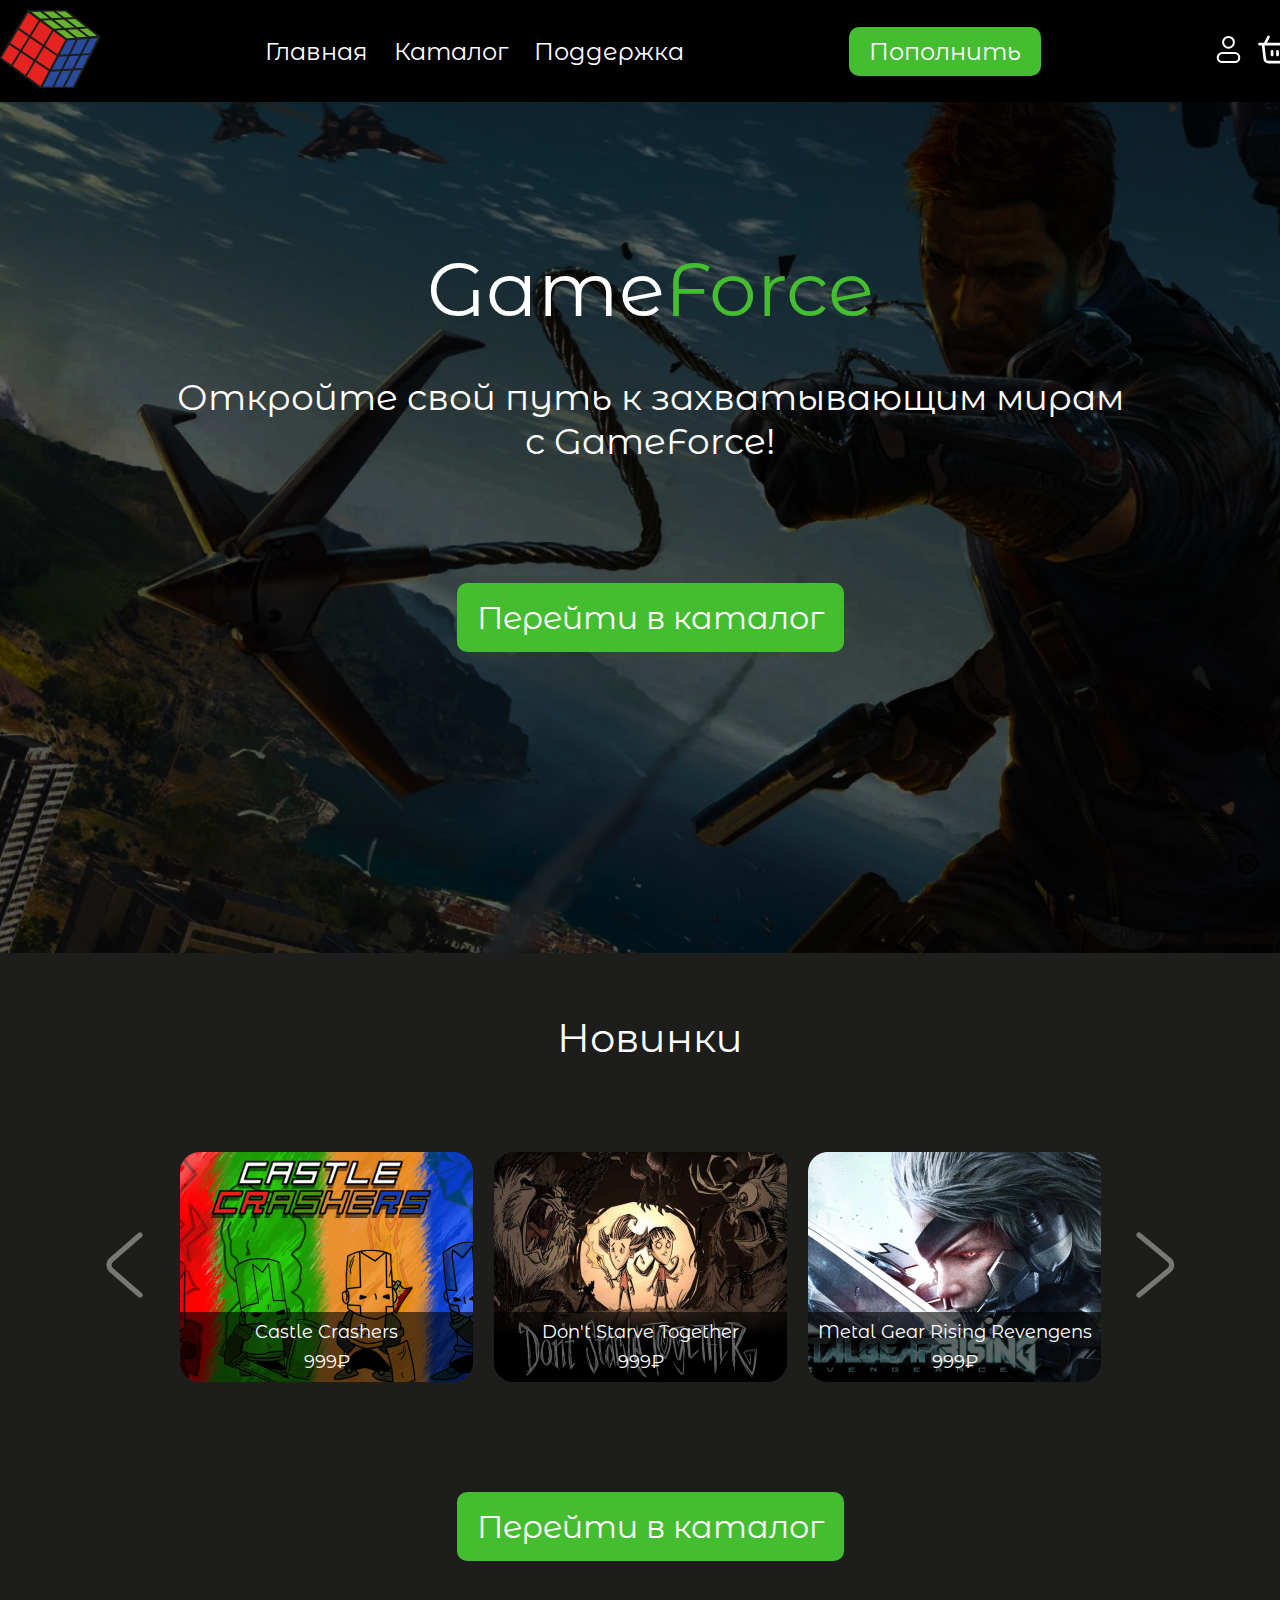
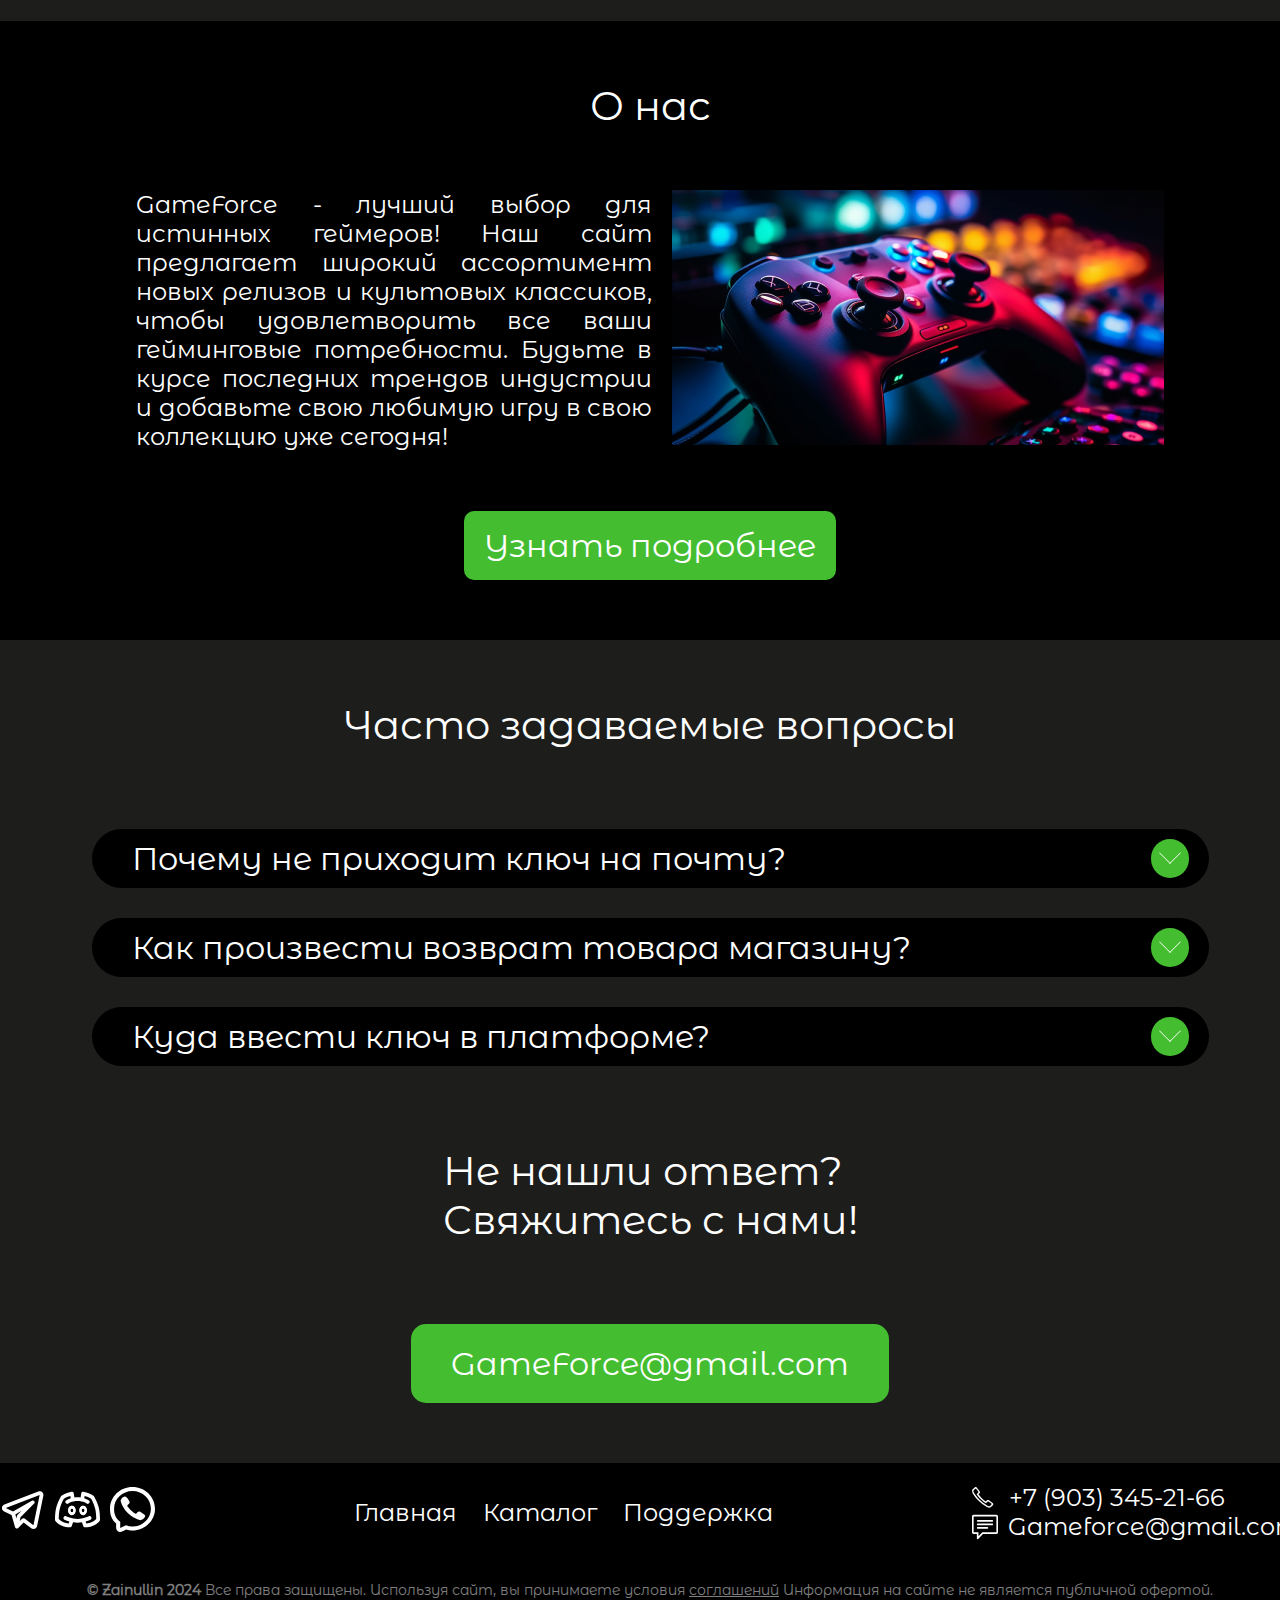
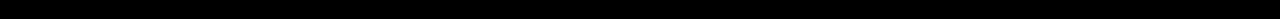
<file: index.html>
<!DOCTYPE html>
<html lang="zxx">

<head>
    <meta charset="UTF-8">
    <meta name="viewport" content="width=device-width, initial-scale=1.0">
    <title>GameForce</title>
    <link rel="stylesheet" href="assets/css/style.css">
    <link rel="shortcut icon" href="assets/image/logo/logo.svg" type="image/x-icon">
</head>

<body>
    <a href="#" class="zxc"><img src="assets/image/first/up.svg" alt=""></a>
    <header>
        <div class="cont">
            <div class="header">
                <div class="logo"><a href="index.html"><img src="assets/image/logo/logo.svg" alt="logo"></a></div>
                <div class="nav">
                    <nav>
                        <a href="index.html">Главная</a>
                        <a href="assets/pages/catalog.html">Каталог</a>
                        <a href="assets/pages/contacts.html">Поддержка</a>
                    </nav>
                </div>
                <div class="pay_button">
                    <a href="#">Пополнить</a>
                </div>
                <div class="buttons_header">
                    <a href="assets/pages/signin.html"><img src="assets/image/first/user.svg" alt=""></a>
                    <a href="assets/pages/busket.html"><img src="assets/image/first/busket.svg" alt=""></a>
                </div>

                <div class="burger1">
                    <input type="checkbox" name="" id="burger">
                    <label for="burger"></label>
                    <div class="menu_nav">
                        <div class="burger">
                            <nav>
                                <a href="index.html">Главная</a>
                                <a href="assets/pages/catalog.html">Каталог</a>
                                <a href="assets/pages/contacts.html">Поддержка</a>
                            </nav>
                            <div class="buttons_header">
                                <a href="assets/pages/signin.html"><img src="assets/image/first/user.svg" alt=""></a>
                                <a href="assets/pages/busket.html"><img src="assets/image/first/busket.svg" alt=""></a>
                            </div>
                        </div>
                    </div>

                </div>
            </div>
        </div>
    </header>
    <div class="fakeheader"></div>
    <div class="block1">
        <div class="cont pd">
            <div class="block1_bunner">
                <h1>Game<span>Force</span></h1>
                <div class="banner_blocks">
                    <p>Откройте свой путь к захватывающим мирам <br> с GameForce!</p>
                    <a href="assets/pages/catalog.html">Перейти в каталог</a>
                </div>
            </div>
        </div>
    </div>
    <div class="block2">
        <div class="cont pd">
            <div class="block2_news">
                <h2>Новинки</h2>
                <div class="sliderss">
                    <div class="slider1">
                        <input type="radio" name="r" id="y1" checked>
                        <input type="radio" name="r" id="y2">
                        <input type="radio" name="r" id="y3">
                        <input type="radio" name="r" id="y4">
                        <div class="sliders">
                            <div class="overflow">
                                <div class="inner">
                                    <div class="pdpd3">
                                        <a href="assets/pages/tovar.html"><img src="assets/image/catalog/image2.png"
                                                alt="">
                                            <div class="price_black">
                                                <div class="price_black_p">
                                                    <h3>Castle Crashers</h3>
                                                    <p>999₽</p>
                                                </div>
                                            </div>
                                        </a>
                                    </div>
                                    <div class="pdpd3">
                                        <a href="assets/pages/tovar.html"><img src="assets/image/catalog/image1.png"
                                                alt="">
                                            <div class="price_black">
                                                <div class="price_black_p">
                                                    <h3>Don't Starve Together</h3>
                                                    <p>999₽</p>
                                                </div>
                                            </div>
                                        </a>
                                    </div>
                                    <div class="pdpd3">
                                        <a href="assets/pages/tovar.html"><img src="assets/image/catalog/image3.png"
                                                alt="">
                                            <div class="price_black">
                                                <div class="price_black_p">
                                                    <h3>Metal Gear Rising Revengens</h3>
                                                    <p>999₽</p>
                                                </div>
                                            </div>
                                        </a>
                                    </div>
                                    <div class="pdpd3">
                                        <a href="assets/pages/tovar.html"><img src="assets/image/catalog/image2.png"
                                                alt="">
                                            <div class="price_black">
                                                <div class="price_black_p">
                                                    <h3>Castle Crashers</h3>
                                                    <p>999₽</p>
                                                </div>
                                            </div>
                                        </a>
                                    </div>
                                    <div class="pdpd3">
                                        <a href="assets/pages/tovar.html"><img src="assets/image/catalog/image1.png"
                                                alt="">
                                            <div class="price_black">
                                                <div class="price_black_p">
                                                    <h3>Don't Starve Together</h3>
                                                    <p>999₽</p>
                                                </div>
                                            </div>
                                        </a>
                                    </div>
                                    <div class="pdpd3">
                                        <a href="assets/pages/tovar.html"><img src="assets/image/catalog/image3.png"
                                                alt="">
                                            <div class="price_black">
                                                <div class="price_black_p">
                                                    <h3>Metal Gear Rising Revengens</h3>
                                                    <p>999₽</p>
                                                </div>
                                            </div>
                                        </a>
                                    </div>
                                </div>
                            </div>
                        </div>
                        <div class="navigg">
                            <label for="y1" class="bab"></label>
                            <label for="y2" class="bab"></label>
                            <label for="y3" class="bab"></label>
                            <label for="y4" class="bab"></label>
                        </div>
                    </div>
                    <div class="slider2">
                        <input type="radio" name="r1" id="z1" checked>
                        <input type="radio" name="r1" id="z2">
                        <input type="radio" name="r1" id="z3">
                        <input type="radio" name="r1" id="z4">
                        <input type="radio" name="r1" id="z5">
                        <input type="radio" name="r1" id="z6">
                        <div class="sliders">
                            <div class="overflow">
                                <div class="inner">
                                    <div class="pdpd3">
                                        <a href="assets/pages/tovar.html"><img src="assets/image/catalog/image2.png"
                                                alt="">
                                            <div class="price_black">
                                                <div class="price_black_p">
                                                    <h3>Castle Crashers</h3>
                                                    <p>999₽</p>
                                                </div>
                                            </div>
                                        </a>
                                    </div>
                                    <div class="pdpd3">
                                        <a href="assets/pages/tovar.html"><img src="assets/image/catalog/image1.png"
                                                alt="">
                                            <div class="price_black">
                                                <div class="price_black_p">
                                                    <h3>Don't Starve Together</h3>
                                                    <p>999₽</p>
                                                </div>
                                            </div>
                                        </a>
                                    </div>
                                    <div class="pdpd3">
                                        <a href="assets/pages/tovar.html"><img src="assets/image/catalog/image3.png"
                                                alt="">
                                            <div class="price_black">
                                                <div class="price_black_p">
                                                    <h3>Metal Gear Rising Revengens</h3>
                                                    <p>999₽</p>
                                                </div>
                                            </div>
                                        </a>
                                    </div>
                                    <div class="pdpd3">
                                        <a href="assets/pages/tovar.html"><img src="assets/image/catalog/image2.png"
                                                alt="">
                                            <div class="price_black">
                                                <div class="price_black_p">
                                                    <h3>Castle Crashers</h3>
                                                    <p>999₽</p>
                                                </div>
                                            </div>
                                        </a>
                                    </div>
                                    <div class="pdpd3">
                                        <a href="assets/pages/tovar.html"><img src="assets/image/catalog/image1.png"
                                                alt="">
                                            <div class="price_black">
                                                <div class="price_black_p">
                                                    <h3>Don't Starve Together</h3>
                                                    <p>999₽</p>
                                                </div>
                                            </div>
                                        </a>
                                    </div>
                                    <div class="pdpd3">
                                        <a href="assets/pages/tovar.html"><img src="assets/image/catalog/image3.png"
                                                alt="">
                                            <div class="price_black">
                                                <div class="price_black_p">
                                                    <h3>Metal Gear Rising Revengens</h3>
                                                    <p>999₽</p>
                                                </div>
                                            </div>
                                        </a>
                                    </div>
                                </div>
                            </div>
                        </div>
                        <div class="naviggg">
                            <label for="z1" class="bab"></label>
                            <label for="z2" class="bab"></label>
                            <label for="z3" class="bab"></label>
                            <label for="z4" class="bab"></label>
                            <label for="z5" class="bab"></label>
                            <label for="z6" class="bab"></label>
                        </div>
                    </div>
                </div>
                <a href="assets/pages/catalog.html" class="catalog_news">Перейти в каталог</a>
            </div>
        </div>
    </div>
    <div class="block3">
        <div class="cont pd">
            <div class="block3_aboutus">
                <h2>О нас</h2>
                <div class="aboutus_info">
                    <div class="aboutus_text">
                        <p>GameForce - лучший выбор для истинных геймеров! Наш сайт предлагает широкий ассортимент новых
                            релизов и культовых классиков, чтобы удовлетворить все ваши гейминговые потребности. Будьте
                            в курсе последних трендов индустрии и добавьте свою любимую игру в свою коллекцию уже
                            сегодня!</p>
                    </div>
                    <div class="aboutus_img">
                        <img src="assets/image/first/aboutus_img.png" alt="">
                    </div>
                </div>
                <a href="assets/pages/aboutus.html">Узнать подробнее</a>
            </div>
        </div>
    </div>
    <div class="block4">
        <div class="cont pd">
            <div class="block4_QUA">
                <h2>Часто задаваемые вопросы</h2>
                <div class="QUA_questions">
                    <div class="QUA_question">
                        <h3>Почему не приходит ключ на почту?</h3>
                        <label for="#"><img src="assets/image/first/arrow_question.svg" alt=""></label>
                    </div>
                    <div class="QUA_question">
                        <h3>Как произвести возврат товара магазину?</h3>
                        <label for="#"><img src="assets/image/first/arrow_question.svg" alt=""></label>
                    </div>
                    <div class="QUA_question">
                        <h3>Куда ввести ключ в платформе?</h3>
                        <label for="#"><img src="assets/image/first/arrow_question.svg" alt=""></label>
                    </div>
                </div>
                <h2>Не нашли ответ?
                    <br>Свяжитесь с нами!
                </h2>
                <a href="mailto:gameforce@gmail.com">GameForce@gmail.com</a>
            </div>
        </div>
    </div>
    <footer>
        <div class="cont">
            <div class="footer">
                <div class="footer_nav">
                    <div class="social">
                        <a href="https://t.me/GameForce"><img src="assets/image/first/telegram.svg" alt=""></a>
                        <a href="https://discord.com/GameForce"><img src="assets/image/first/discord.svg" alt=""></a>
                        <a href="https://whatsapp.com/GameForce"><img src="assets/image/first/whatsapp.svg" alt=""></a>
                    </div>
                    <nav>
                        <a href="index.html">Главная</a>
                        <a href="assets/pages/catalog.html">Каталог</a>
                        <a href="assets/pages/contacts.html">Поддержка</a>
                    </nav>
                    <div class="footer_info">
                        <div class="footer_num">
                            <img src="assets/image/first/phone.svg" alt="">
                            <a href="tel:+79033452166">+7 (903) 345-21-66</a>
                        </div>
                        <div class="footer_email">
                            <img src="assets/image/first/email.svg" alt="">
                            <a href="mailto:gameforce@gmail.com">Gameforce@gmail.com</a>
                        </div>
                    </div>
                </div>
                <div class="copirat">
                    <p><span>© Zainullin 2024</span> Все права защищены. Используя сайт, вы принимаете условия <a
                            href="#">соглашений</a> Информация на сайте не является публичной офертой.</p>
                </div>
            </div>
        </div>
    </footer>
</body>

</html>
</file>
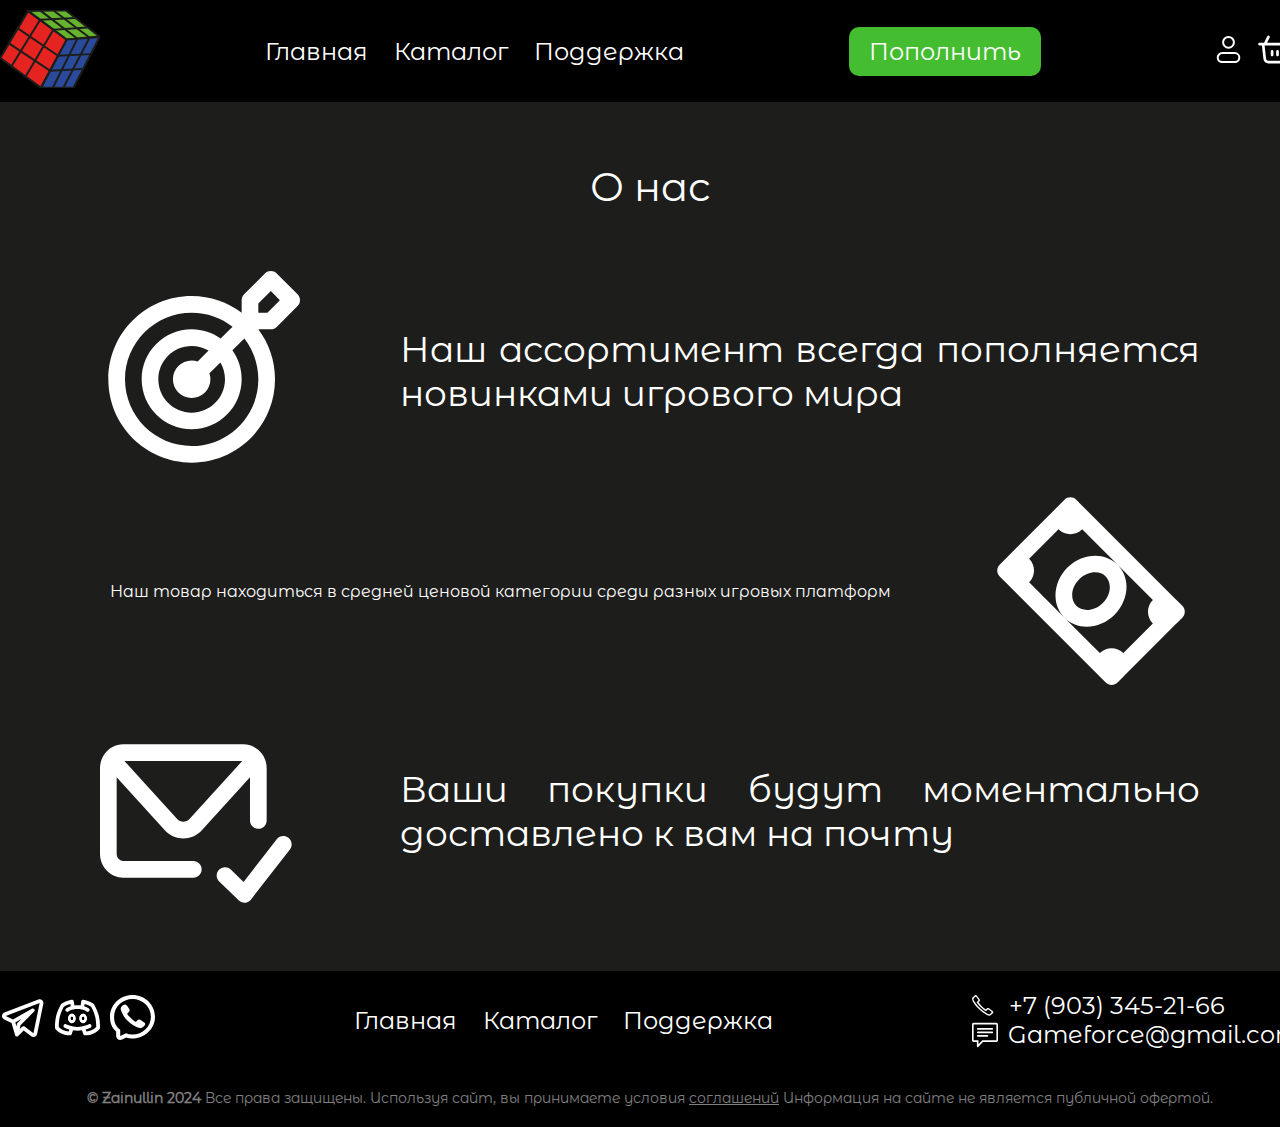
<file: assets/pages/aboutus.html>
<!DOCTYPE html>
<html lang="zxx">
<head>
    <meta charset="UTF-8">
    <meta name="viewport" content="width=device-width, initial-scale=1.0">
    <title>GameForce</title>
    <link rel="stylesheet" href="../css/style.css">
    <link rel="shortcut icon" href="../image/logo/logo.svg" type="image/x-icon">
</head>
<body>
    <header>
        <div class="cont">
           <div class="header">
            <div class="logo"><a href="../../index.html"><img src="../image/logo/logo.svg" alt="logo"></a></div>
            <div class="nav">
                <nav>
                    <a href="../../index.html">Главная</a>
                    <a href="catalog.html">Каталог</a>
                    <a href="contacts.html">Поддержка</a>
                </nav>
            </div>
            <div class="pay_button">
                <a href="#">Пополнить</a>
            </div>
            <div class="buttons_header">
                <a href="signin.html"><img src="../image/first/user.svg" alt=""></a>
                <a href="busket.html"><img src="../image/first/busket.svg" alt=""></a>
            </div>
            <div class="burger1">
                <input type="checkbox" name="" id="burger">
                <label for="burger"></label>
                <div class="menu_nav">
                    <div class="burger">
                        <nav>
                            <a href="index.html">Главная</a>
                            <a href="../pages/catalog.html">Каталог</a>
                            <a href="../pages/contacts.html">Поддержка</a>
                        </nav>
                        <div class="buttons_header">
                            <a href="../pages/signin.html"><img src="../image/first/user.svg" alt=""></a>
                            <a href="../pages/busket.html"><img src="../image/first/busket.svg" alt=""></a>
                        </div>
                    </div>
                </div>
            
            </div>
           </div> 
        </div>
    </header>
    <div class="fakeheader"></div>
    <div class="block_abo">
        <div class="cont pd">
            <div class="about">
                <h2>О нас</h2>
                <div class="about_infos">
                    <div class="about_info">
                        <img src="../image/about_us/archery-target-svgrepo-com.svg" alt="">
                        <p>Наш ассортимент всегда пополняется новинками игрового мира</p>
                    </div>
                    <div class="about_info1">
                        <p>Наш товар находиться в средней ценовой категории среди разных игровых платформ</p>
                        <img src="../image/about_us/dollar-svgrepo-com.svg" alt="">
                    </div>
                    <div class="about_info">
                        <img src="../image/about_us/mail-check-svgrepo-com.svg" alt="">
                        <p>Ваши покупки будут моментально доставлено к вам на почту</p>
                    </div>
                </div>
            </div>
        </div>
    </div>
    <footer>
        <div class="cont">
            <div class="footer">
                <div class="footer_nav">
                    <div class="social">
                        <a href="https://t.me/GameForce"><img src="../image/first/telegram.svg" alt=""></a>
                        <a href="https://discord.com/GameForce"><img src="../image/first/discord.svg" alt=""></a>
                        <a href="https://whatsapp.com/GameForce"><img src="../image/first/whatsapp.svg" alt=""></a>
                    </div>
                    <nav>
                        <a href="../../index.html">Главная</a>
                        <a href="catalog.html">Каталог</a>
                        <a href="contacts.html">Поддержка</a>
                    </nav>
                    <div class="footer_info">
                        <div class="footer_num">
                            <img src="../image/first/phone.svg" alt="">
                            <a href="tel:+79033452166">+7 (903) 345-21-66</a>
                        </div>
                        <div class="footer_email">
                            <img src="../image/first/email.svg" alt="">
                            <a href="mailto:gameforce@gmail.com">Gameforce@gmail.com</a>
                        </div>
                    </div>
                </div>
                <div class="copirat">
                    <p><span>© Zainullin 2024</span> Все права защищены. Используя сайт, вы принимаете условия <a href="#">соглашений</a> Информация на сайте не является публичной офертой.</p>
                </div>
            </div>
        </div>
    </footer>
</body>
</html>
</file>
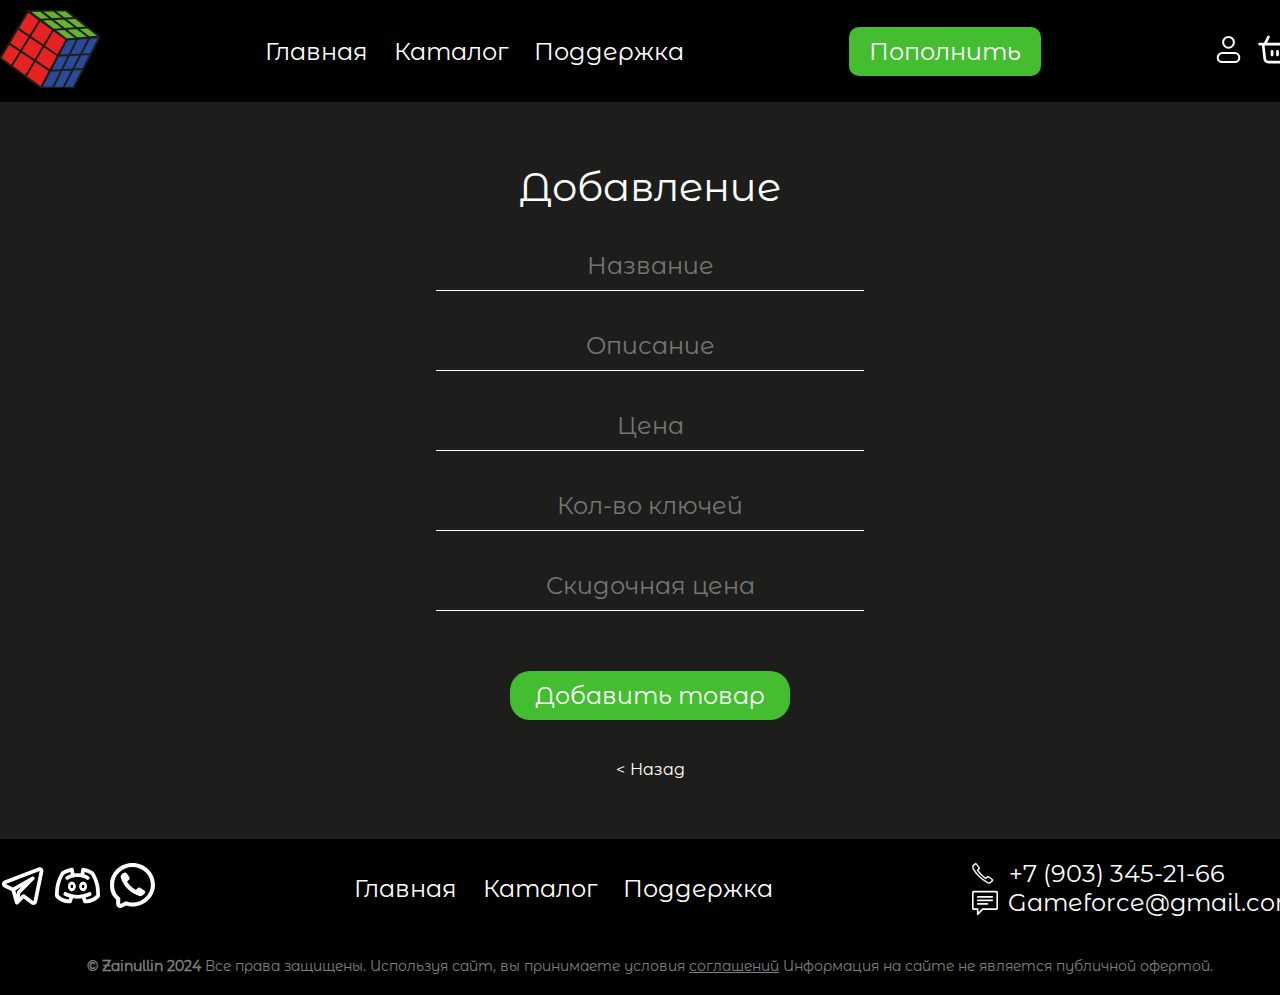
<file: assets/pages/add.html>
<!DOCTYPE html>
<html lang="zxx">
<head>
    <meta charset="UTF-8">
    <meta name="viewport" content="width=device-width, initial-scale=1.0">
    <title>GameForce</title>
    <link rel="stylesheet" href="../css/style.css">
    <link rel="shortcut icon" href="../image/logo/logo.svg" type="image/x-icon">
</head>
<body>
    <header>
        <div class="cont">
           <div class="header">
            <div class="logo"><a href="../../index.html"><img src="../image/logo/logo.svg" alt="logo"></a></div>
            <div class="nav">
                <nav>
                    <a href="../../index.html">Главная</a>
                    <a href="catalog.html">Каталог</a>
                    <a href="contacts.html">Поддержка</a>
                </nav>
            </div>
            <div class="pay_button">
                <a href="#">Пополнить</a>
            </div>
            <div class="buttons_header">
                <a href="signin.html"><img src="../image/first/user.svg" alt=""></a>
                <a href="busket.html"><img src="../image/first/busket.svg" alt=""></a>
            </div>
            <div class="burger1">
                <input type="checkbox" name="" id="burger">
                <label for="burger"></label>
                <div class="menu_nav">
                    <div class="burger">
                        <nav>
                            <a href="index.html">Главная</a>
                            <a href="../pages/catalog.html">Каталог</a>
                            <a href="../pages/contacts.html">Поддержка</a>
                        </nav>
                        <div class="buttons_header">
                            <a href="../pages/signin.html"><img src="../image/first/user.svg" alt=""></a>
                            <a href="../pages/busket.html"><img src="../image/first/busket.svg" alt=""></a>
                        </div>
                    </div>
                </div>
            
            </div>
           </div> 
        </div>
    </header>
    <div class="fakeheader"></div>
    <div class="block_add">
        <div class="cont pd">
            <div class="add">
                <h2>Добавление</h2>
                <input type="text" placeholder="Название" class="add_input">
                <input type="text" placeholder="Описание" class="add_input">
                <input type="text" placeholder="Цена" class="add_input">
                <input type="text" placeholder="Кол-во ключей" class="add_input">
                <input type="text" placeholder="Скидочная цена" class="add_input">
                <a href="#" class="btn_add">Добавить товар</a>
                <a href="admin.html" class="btn_back">Назад</a>
            </div>
        </div>
    </div>
    <footer>
        <div class="cont">
            <div class="footer">
                <div class="footer_nav">
                    <div class="social">
                        <a href="https://t.me/GameForce"><img src="../image/first/telegram.svg" alt=""></a>
                        <a href="https://discord.com/GameForce"><img src="../image/first/discord.svg" alt=""></a>
                        <a href="https://whatsapp.com/GameForce"><img src="../image/first/whatsapp.svg" alt=""></a>
                    </div>
                    <nav>
                        <a href="../../index.html">Главная</a>
                        <a href="catalog.html">Каталог</a>
                        <a href="contacts.html">Поддержка</a>
                    </nav>
                    <div class="footer_info">
                        <div class="footer_num">
                            <img src="../image/first/phone.svg" alt="">
                            <a href="tel:+79033452166">+7 (903) 345-21-66</a>
                        </div>
                        <div class="footer_email">
                            <img src="../image/first/email.svg" alt="">
                            <a href="mailto:gameforce@gmail.com">Gameforce@gmail.com</a>
                        </div>
                    </div>
                </div>
                <div class="copirat">
                    <p><span>© Zainullin 2024</span> Все права защищены. Используя сайт, вы принимаете условия <a href="#">соглашений</a> Информация на сайте не является публичной офертой.</p>
                </div>
            </div>
        </div>
    </footer>
</body>
</html>
</file>
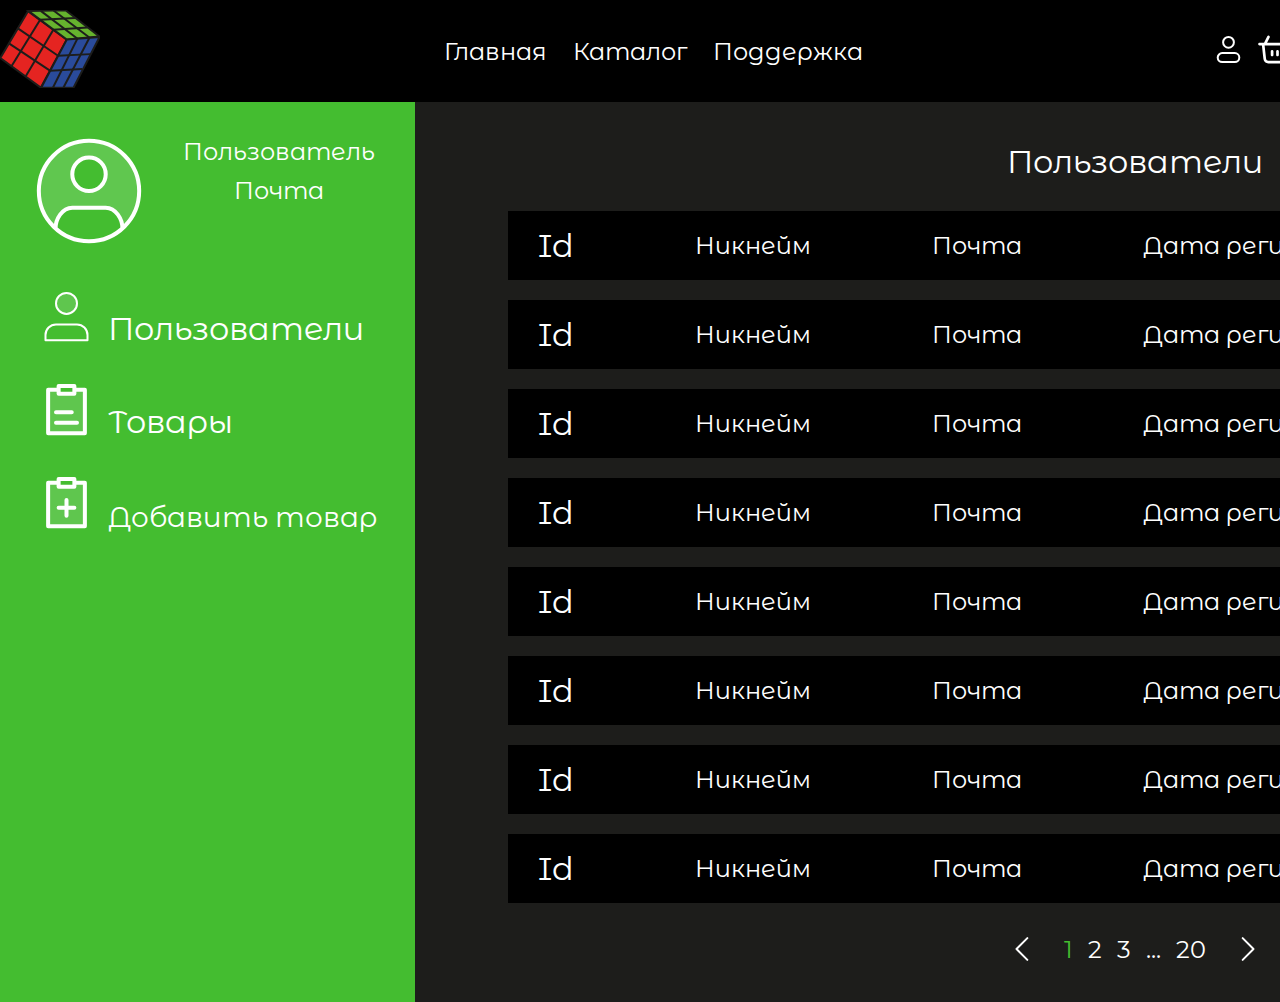
<file: assets/pages/admin.html>
<!DOCTYPE html>
<html lang="zxx">

<head>
    <meta charset="UTF-8">
    <meta name="viewport" content="width=device-width, initial-scale=1.0">
    <title>GameForce</title>
    <link rel="stylesheet" href="../css/style.css">
    <link rel="shortcut icon" href="../image/logo/logo.svg" type="image/x-icon">
</head>

<body>
    <!-- Шапка -->
    <header>
        <div class="cont">
            <div class="header">
                <div class="logo"><a href="../../index.html"><img src="../image/logo/logo.svg" alt="logo"></a></div>
                <div class="nav">
                    <nav>
                        <a href="../../index.html">Главная</a>
                        <a href="catalog.html">Каталог</a>
                        <a href="contacts.html">Поддержка</a>
                    </nav>
                </div>
                <div class="buttons_header">
                    <a href="signin.html"><img src="../image/first/user.svg" alt=""></a>
                    <a href="busket.html"><img src="../image/first/busket.svg" alt=""></a>
                </div>
                <div class="burger1">
                    <input type="checkbox" name="" id="burger">
                    <label for="burger"></label>
                    <div class="menu_nav">
                        <div class="burger">
                            <nav>
                                <a href="index.html">Главная</a>
                                <a href="../pages/catalog.html">Каталог</a>
                                <a href="../pages/contacts.html">Поддержка</a>
                            </nav>
                            <div class="buttons_header">
                                <a href="../pages/signin.html"><img src="../image/first/user.svg" alt=""></a>
                                <a href="../pages/busket.html"><img src="../image/first/busket.svg" alt=""></a>
                            </div>
                        </div>
                    </div>

                </div>
            </div>
        </div>
    </header>
    <div class="fakeheader"></div>
    <!-- Шапка конец -->

    <!-- Админская панель -->

    <div class="block5">
        
        <div class="cont2" style="display: flex;">
            <div class="burger2">
                <input type="checkbox" name="" id="admin">
                <label for="admin"></label>
                <div class="menu_nav1">
                    <div class="admin_burger">
                        <div class="buttons2">
                            <div class="button2">
                                <img src="../image/admin/user-1.svg" alt="">
                                <label for="text1">Пользователи</label>
                            </div>
                            <div class="button2">
                                <img src="../image/admin/pinpaper-filled.svg" alt="">
                                <label for="text2">Товары</label>
                            </div>
                            <div class="button2">
                                <img src="../image/admin/pinpaper-plus.svg" alt="">
                                <a href="add.html">Добавить товар</a>
                            </div>
                        </div>
                    </div>
                </div>
            </div>

            <div class="chtorka">
                <div class="chtorka_bl">
                    <div class="user1">
                        <img src="../image/user/user.svg" alt="">
                        <div class="info1">
                            <p>Пользователь</p>
                            <p>Почта</p>
                        </div>
                    </div>
                    <div class="buttons2">
                        <div class="button2">
                            <img src="../image/admin/user-1.svg" alt="">
                            <label for="text1">Пользователи</label>
                        </div>
                        <div class="button2">
                            <img src="../image/admin/pinpaper-filled.svg" alt="">
                            <label for="text2">Товары</label>
                        </div>
                        <div class="button2">
                            <img src="../image/admin/pinpaper-plus.svg" alt="">
                            <a href="add.html">Добавить товар</a>
                        </div>
                    </div>
                </div>
            </div>
            <input type="radio" class="text1" name="text" value="text1" id="text1" checked />
            <input type="radio" class="text2" name="text" value="text2" id="text2" />
            <div class="panel">
                <h2>Пользователи</h2>
                <div class="users">
                    <div class="user2">
                        <p><span>Id</span></p>
                        <p>Никнейм</p>
                        <p>Почта</p>
                        <p>Дата регистрации</p>
                        <a href="#">Заблокировать</a>
                    </div>
                    <div class="user2">
                        <p><span>Id</span></p>
                        <p>Никнейм</p>
                        <p>Почта</p>
                        <p>Дата регистрации</p>
                        <a href="#">Заблокировать</a>
                    </div>
                    <div class="user2">
                        <p><span>Id</span></p>
                        <p>Никнейм</p>
                        <p>Почта</p>
                        <p>Дата регистрации</p>
                        <a href="#">Заблокировать</a>
                    </div>
                    <div class="user2">
                        <p><span>Id</span></p>
                        <p>Никнейм</p>
                        <p>Почта</p>
                        <p>Дата регистрации</p>
                        <a href="#">Заблокировать</a>
                    </div>
                    <div class="user2">
                        <p><span>Id</span></p>
                        <p>Никнейм</p>
                        <p>Почта</p>
                        <p>Дата регистрации</p>
                        <a href="#">Заблокировать</a>
                    </div>
                    <div class="user2">
                        <p><span>Id</span></p>
                        <p>Никнейм</p>
                        <p>Почта</p>
                        <p>Дата регистрации</p>
                        <a href="#">Заблокировать</a>
                    </div>
                    <div class="user2">
                        <p><span>Id</span></p>
                        <p>Никнейм</p>
                        <p>Почта</p>
                        <p>Дата регистрации</p>
                        <a href="#">Заблокировать</a>
                    </div>
                    <div class="user2">
                        <p><span>Id</span></p>
                        <p>Никнейм</p>
                        <p>Почта</p>
                        <p>Дата регистрации</p>
                        <a href="#">Заблокировать</a>
                    </div>
                </div>
                <div class="sliderrrs">
                    <div class="slider">
                        <img src="../image/admin/chevron-small-left.svg" alt="arrow left">
                        <h3>1</h3>
                        <p>2</p>
                        <p>3</p>
                        <p>...</p>
                        <p>20</p>
                        <img src="../image/admin/chevron-small-right.svg" alt="arrow right">
                    </div>
                </div>
            </div>
            <div class="tovar">
                <h2>Товары</h2>
                <div class="osarts">
                    <div class="osart">
                        <div class="osartt">
                            <img src="../image/catalog/image1.png" alt="tovar icon">
                            <div class="hoh">
                                <h3>Don't Starve Together</h3>
                                <p>Цена: 499₽</p>
                                <p>Скидочкая цена: 349₽</p>
                            </div>
                        </div>
                        <div class="buttons3">
                            <a href="redactr.html">Редактирование</a>
                            <a href="del.html">Удалить</a>
                        </div>
                    </div>
                    <div class="osart">
                        <div class="osartt">
                            <img src="../image/catalog/image2.png" alt="tovar icon">
                            <div class="hoh">
                                <h3>Castle crashers</h3>
                                <p>Цена: 249₽</p>
                                <p>Скидочкая цена: 199₽</p>
                            </div>
                        </div>
                        <div class="buttons3">
                            <a href="redactr.html">Редактирование</a>
                            <a href="del.html">Удалить</a>
                        </div>
                    </div>
                    <div class="osart">
                        <div class="osartt">
                            <img src="../image/catalog/image3.png" alt="tovar icon">
                            <div class="hoh">
                                <h3>Metal Gear Rising Revengens</h3>
                                <p>Цена: 999₽</p>
                                <p>Скидочкая цена: 499₽</p>
                            </div>
                        </div>
                        <div class="buttons3">
                            <a href="redactr.html">Редактирование</a>
                            <a href="del.html">Удалить</a>
                        </div>
                    </div>
                </div>
            </div>
        </div>
    </div>

    <!-- Админская панель конец -->
</body>

</html>
</file>
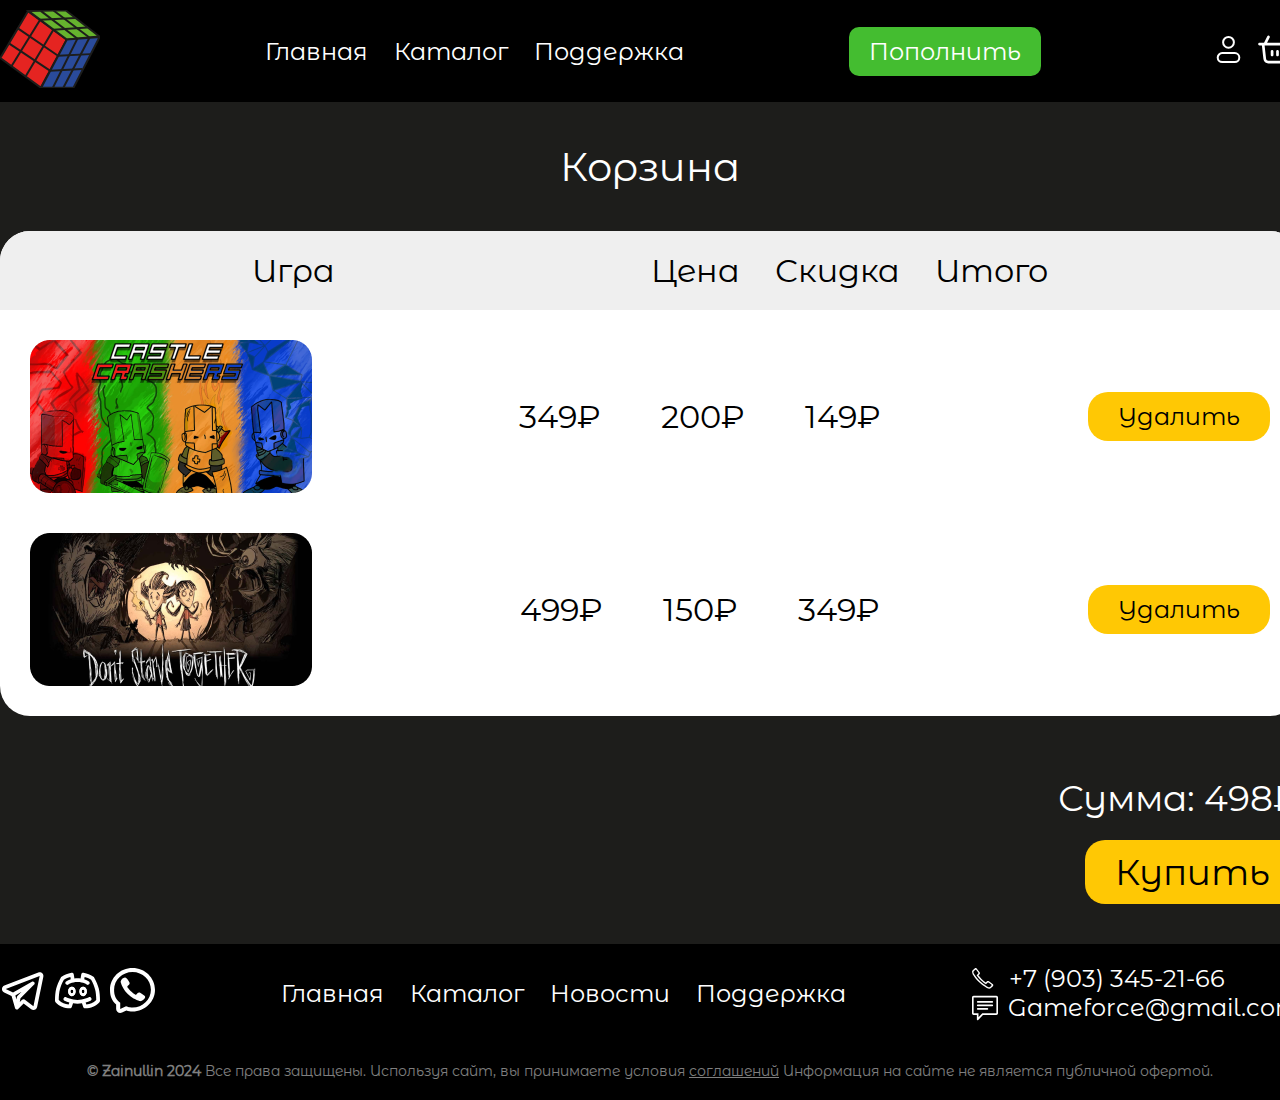
<file: assets/pages/busket.html>
<!DOCTYPE html>
<html lang="zxx">
<head>
    <meta charset="UTF-8">
    <meta http-equiv="X-UA-Compatible" content="IE=edge">
    <meta name="viewport" content="width=device-width, initial-scale=1.0">
    <title>Gameforce</title>
    <link rel="stylesheet" href="../css/style.css">
    <link rel="shortcut icon" href="../image/logo/logo.svg" type="image/x-icon">
</head>
<body>
    <header>
        <div class="cont">
           <div class="header">
            <div class="logo"><a href="../../index.html"><img src="../image/logo/logo.svg" alt="logo"></a></div>
            <div class="nav">
                <nav>
                    <a href="../../index.html">Главная</a>
                    <a href="#">Каталог</a>
                    <a href="#">Поддержка</a>
                </nav>
            </div>
            <div class="pay_button">
                <a href="#">Пополнить</a>
            </div>
            <div class="buttons_header">
                <a href="user.html"><img src="../image/first/user.svg" alt=""></a>
                <a href="busket.html"><img src="../image/first/busket.svg" alt=""></a>
            </div>
           </div> 
        </div>
    </header>
    <div class="block_busket">
        <div class="cont">
            <div class="busket">
                <h2>Корзина</h2>
                <div class="busket_tovars">
                    <div class="busket_infos">
                        <p>Игра</p>
                        <div class="busket_info">
                            <p>Цена</p>
                            <p>Скидка</p>
                            <p>Итого</p>
                        </div>
                    </div>
                    <div class="busket_tovar">
                        <div class="b_tovar">
                            <img src="../image/busket/image1.png" alt="">
                            <h3 class="busket_name">Castle Crashers</h3>
                            <div class="price">
                                <p>349₽</p>
                                <p>200₽</p>
                                <p>149₽</p> 
                            </div>
                            <a href="">Удалить</a>
                        </div>
                        <div class="b_tovar">
                            <img src="../image/busket/image2.png" alt="">
                            <h3 class="busket_name">Don’t Starve 
                               <br> Together</h3>
                            <div class="price">
                                <p>499₽</p>
                                <p>150₽</p>
                                <p>349₽</p>
                            </div>
                            <a href="">Удалить</a>
                        </div>
                    </div>
                </div>
                <div class="sum">
                   <p>Сумма: 498₽</p>
                    <a href="">Купить</a> 
                </div>
            </div>
        </div>
    </div>
    <footer>
        <div class="cont">
            <div class="footer">
                <div class="footer_nav">
                    <div class="social">
                        <a href="https://t.me/GameForce"><img src="../image/first/telegram.svg" alt=""></a>
                        <a href="https://discord.com/GameForce"><img src="../image/first/discord.svg" alt=""></a>
                        <a href="https://whatsapp.com/GameForce"><img src="../image/first/whatsapp.svg" alt=""></a>
                    </div>
                    <nav>
                        <a href="#">Главная</a>
                        <a href="#">Каталог</a>
                        <a href="#">Новости</a>
                        <a href="#">Поддержка</a>
                    </nav>
                    <div class="footer_info">
                        <div class="footer_num">
                            <img src="../image/first/phone.svg" alt="">
                            <a href="tel:+79033452166">+7 (903) 345-21-66</a>
                        </div>
                        <div class="footer_email">
                            <img src="../image/first/email.svg" alt="">
                            <a href="mailto:gameforce@gmail.com">Gameforce@gmail.com</a>
                        </div>
                    </div>
                </div>
                <div class="copirat">
                    <p><span>© Zainullin 2024</span> Все права защищены. Используя сайт, вы принимаете условия <a href="#">соглашений</a> Информация на сайте не является публичной офертой.</p>
                </div>
            </div>
        </div>
    </footer>
</body>
</html>
</file>
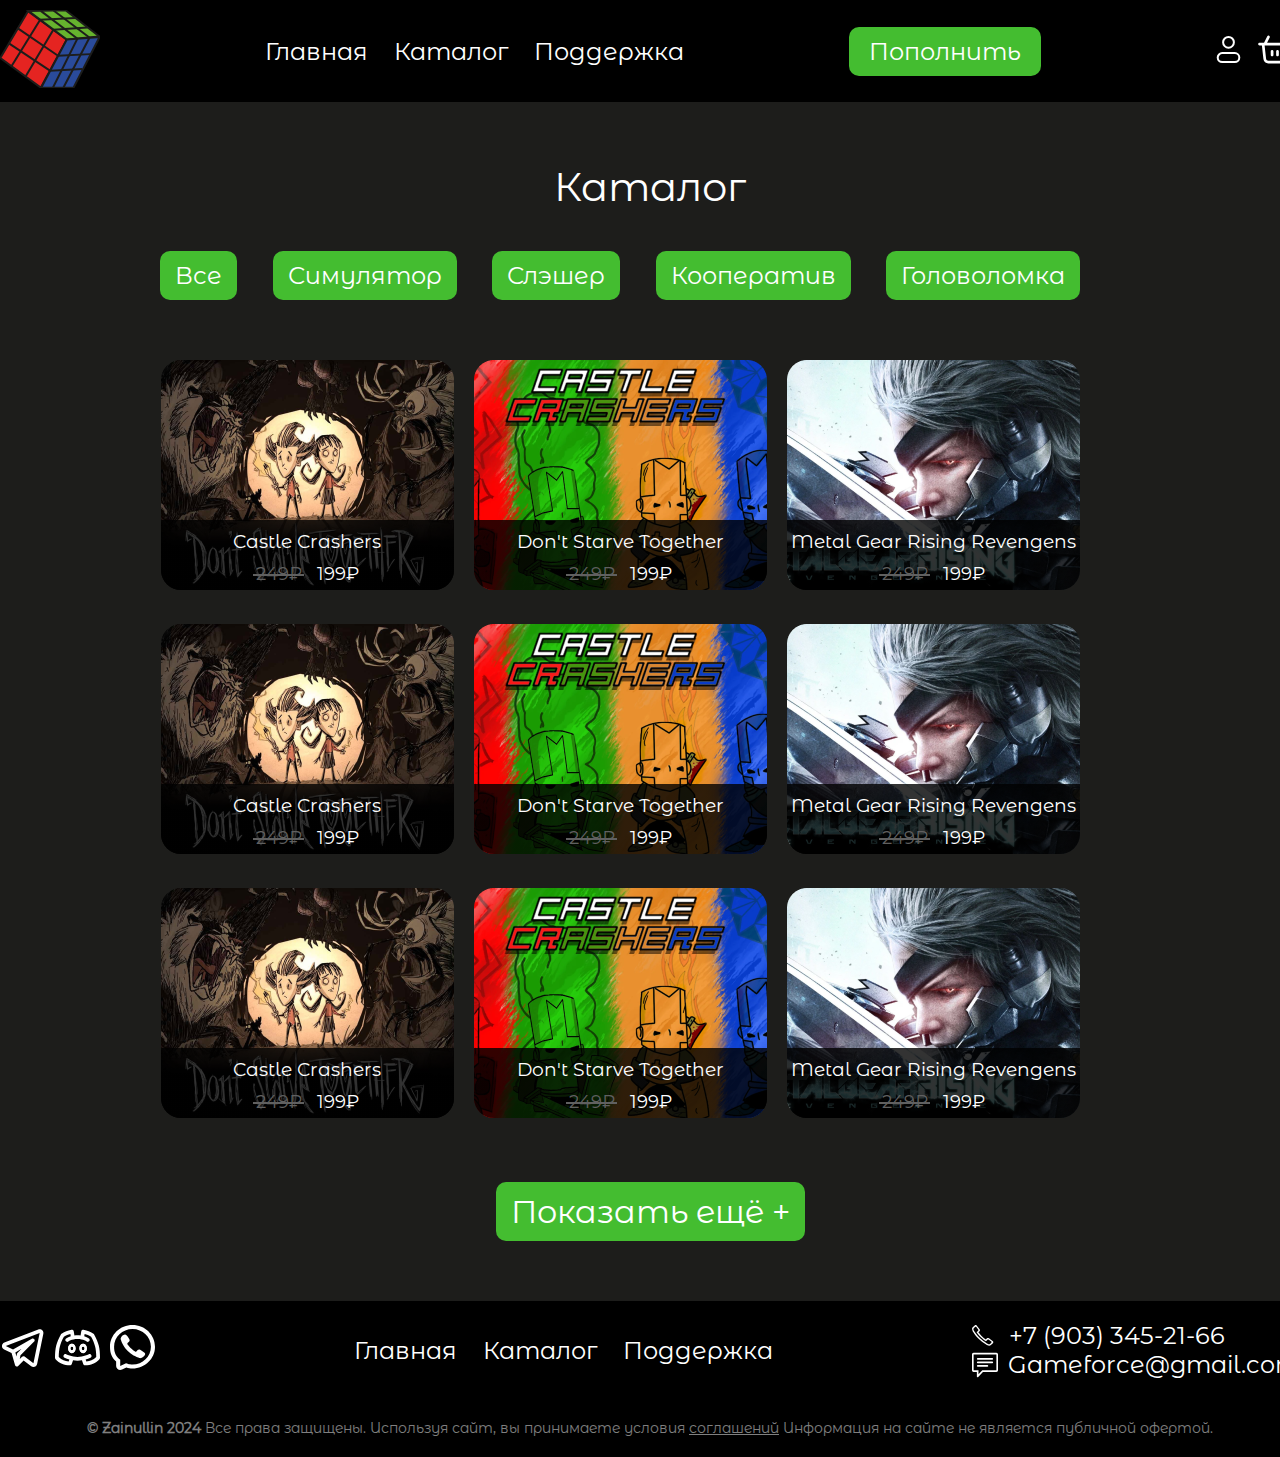
<file: assets/pages/catalog.html>
<!DOCTYPE html>
<html lang="zxx">

<head>
    <meta charset="UTF-8">
    <meta name="viewport" content="width=device-width, initial-scale=1.0">
    <title>Gameforce</title>
    <link rel="stylesheet" href="../css/style.css">
    <link rel="shortcut icon" href="../image/logo/logo.svg" type="image/x-icon">
</head>

<body>
    <header>
        <div class="cont">
           <div class="header">
            <div class="logo"><a href="../../index.html"><img src="../image/logo/logo.svg" alt="logo"></a></div>
            <div class="nav">
                <nav>
                    <a href="../../index.html">Главная</a>
                    <a href="catalog.html">Каталог</a>
                    <a href="contacts.html">Поддержка</a>
                </nav>
            </div>
            <div class="pay_button">
                <a href="#">Пополнить</a>
            </div>
            <div class="buttons_header">
                <a href="signin.html"><img src="../image/first/user.svg" alt=""></a>
                <a href="busket.html"><img src="../image/first/busket.svg" alt=""></a>
            </div>
            <div class="burger1">
                <input type="checkbox" name="" id="burger">
                <label for="burger"></label>
                <div class="menu_nav">
                    <div class="burger">
                        <nav>
                            <a href="index.html">Главная</a>
                            <a href="../pages/catalog.html">Каталог</a>
                            <a href="../pages/contacts.html">Поддержка</a>
                        </nav>
                        <div class="buttons_header">
                            <a href="../pages/signin.html"><img src="../image/first/user.svg" alt=""></a>
                            <a href="../pages/busket.html"><img src="../image/first/busket.svg" alt=""></a>
                        </div>
                    </div>
                </div>
            
            </div>
           </div> 
        </div>
    </header>
    <div class="fakeheader"></div>

    <div class="block_catalog">
        <div class="cont pd">
            <div class="catalog">
                <h2>Каталог</h2>
                <div class="filter_cat">
                    <a href="#">Все</a>
                    <a href="#">Симулятор</a>
                    <a href="#">Слэшер</a>
                    <a href="#">Кооператив</a>
                    <a href="#">Головоломка</a>
                </div>
                <div class="filter_cat1">
                    <select name="" value="Фильтр" id="">
                        <option value="" aria-checked="true">Фильтр</option>
                        <option value="">Все</option>
                        <option value="">Симулятор</option>
                        <option value="">Слэшер</option>
                        <option value="">Кооператив</option>
                        <option value="">Головоломка</option>
                    </select>
                </div>
                <div class="catalog_tovar">

                    <div class="catalog_tovars">
                        <div class="cat_tovar">
                            <a href="tovar.html"><img src="../image/catalog/image1.png" alt="">
                                <div class="price_b">
                                    <h3>Castle Crashers</h3>
                                    <div class="tovar_price4">
                                        <div class="chertt">
                                            <span>
                                                <p>249₽</p>
                                            </span>
                                            <div class="line8"></div>
                                        </div>
                                        <p>199₽</p>
                                    </div>
                                </div>
                            </a>
                        </div>
                        <div class="cat_tovar">
                            <a href="tovar.html"><img src="../image/catalog/image2.png" alt="">
                                <div class="price_b">
                                    <h3>Don't Starve Together</h3>
                                    <div class="tovar_price4">
                                        <div class="chertt">
                                            <span>
                                                <p>249₽</p>
                                            </span>
                                            <div class="line8"></div>
                                        </div>
                                        <p>199₽</p>
                                    </div>
                                </div>
                            </a>
                        </div>
                        <div class="cat_tovar">
                            <a href="tovar.html"><img src="../image/catalog/image3.png" alt="">
                                <div class="price_b">
                                    <h3>Metal Gear Rising Revengens</h3>
                                    <div class="tovar_price4">
                                        <div class="chertt">
                                            <span>
                                                <p>249₽</p>
                                            </span>
                                            <div class="line8"></div>
                                        </div>
                                        <p>199₽</p>
                                    </div>
                                </div>
                            </a>
                        </div>
                        <div class="cat_tovar">
                            <a href="tovar.html"><img src="../image/catalog/image1.png" alt="">
                                <div class="price_b">
                                    <h3>Castle Crashers</h3>
                                    <div class="tovar_price4">
                                        <div class="chertt">
                                            <span>
                                                <p>249₽</p>
                                            </span>
                                            <div class="line8"></div>
                                        </div>
                                        <p>199₽</p>
                                    </div>
                                </div>
                            </a>
                        </div>
                        <div class="cat_tovar">
                            <a href="tovar.html"><img src="../image/catalog/image2.png" alt="">
                                <div class="price_b">
                                    <h3>Don't Starve Together</h3>
                                    <div class="tovar_price4">
                                        <div class="chertt">
                                            <span>
                                                <p>249₽</p>
                                            </span>
                                            <div class="line8"></div>
                                        </div>
                                        <p>199₽</p>
                                    </div>
                                </div>
                            </a>
                        </div>
                        <div class="cat_tovar">
                            <a href="tovar.html"><img src="../image/catalog/image3.png" alt="">
                                <div class="price_b">
                                    <h3>Metal Gear Rising Revengens</h3>
                                    <div class="tovar_price4">
                                        <div class="chertt">
                                            <span>
                                                <p>249₽</p>
                                            </span>
                                            <div class="line8"></div>
                                        </div>
                                        <p>199₽</p>
                                    </div>
                                </div>
                            </a>
                        </div>
                        <div class="cat_tovar">
                            <a href="tovar.html"><img src="../image/catalog/image1.png" alt="">
                                <div class="price_b">
                                    <h3>Castle Crashers</h3>
                                    <div class="tovar_price4">
                                        <div class="chertt">
                                            <span>
                                                <p>249₽</p>
                                            </span>
                                            <div class="line8"></div>
                                        </div>
                                        <p>199₽</p>
                                    </div>
                                </div>
                            </a>
                        </div>
                        <div class="cat_tovar">
                            <a href="tovar.html"><img src="../image/catalog/image2.png" alt="">
                                <div class="price_b">
                                    <h3>Don't Starve Together</h3>
                                    <div class="tovar_price4">
                                        <div class="chertt">
                                            <span>
                                                <p>249₽</p>
                                            </span>
                                            <div class="line8"></div>
                                        </div>
                                        <p>199₽</p>
                                    </div>
                                </div>
                            </a>
                        </div>
                        <div class="cat_tovar">
                            <a href="tovar.html"><img src="../image/catalog/image3.png" alt="">
                                <div class="price_b">
                                    <h3>Metal Gear Rising Revengens</h3>
                                    <div class="tovar_price4">
                                        <div class="chertt">
                                            <span>
                                                <p>249₽</p>
                                            </span>
                                            <div class="line8"></div>
                                        </div>
                                        <p>199₽</p>
                                    </div>
                                </div>
                            </a>
                        </div>
                    </div>
                    <a href="#" class="view_more">Показать ещё +</a>
                </div>
            </div>
        </div>
    </div>

    <footer>
        <div class="cont">
            <div class="footer">
                <div class="footer_nav">
                    <div class="social">
                        <a href="https://t.me/GameForce"><img src="../image/first/telegram.svg" alt=""></a>
                        <a href="https://discord.com/GameForce"><img src="../image/first/discord.svg" alt=""></a>
                        <a href="https://whatsapp.com/GameForce"><img src="../image/first/whatsapp.svg" alt=""></a>
                    </div>
                    <nav>
                        <a href="../../index.html">Главная</a>
                        <a href="catalog.html">Каталог</a>
                        <a href="contacts.html">Поддержка</a>
                    </nav>
                    <div class="footer_info">
                        <div class="footer_num">
                            <img src="../image/first/phone.svg" alt="">
                            <a href="tel:+79033452166">+7 (903) 345-21-66</a>
                        </div>
                        <div class="footer_email">
                            <img src="../image/first/email.svg" alt="">
                            <a href="mailto:gameforce@gmail.com">Gameforce@gmail.com</a>
                        </div>
                    </div>
                </div>
                <div class="copirat">
                    <p><span>© Zainullin 2024</span> Все права защищены. Используя сайт, вы принимаете условия <a
                            href="#">соглашений</a> Информация на сайте не является публичной офертой.</p>
                </div>
            </div>
        </div>
    </footer>
</body>

</html>
</file>
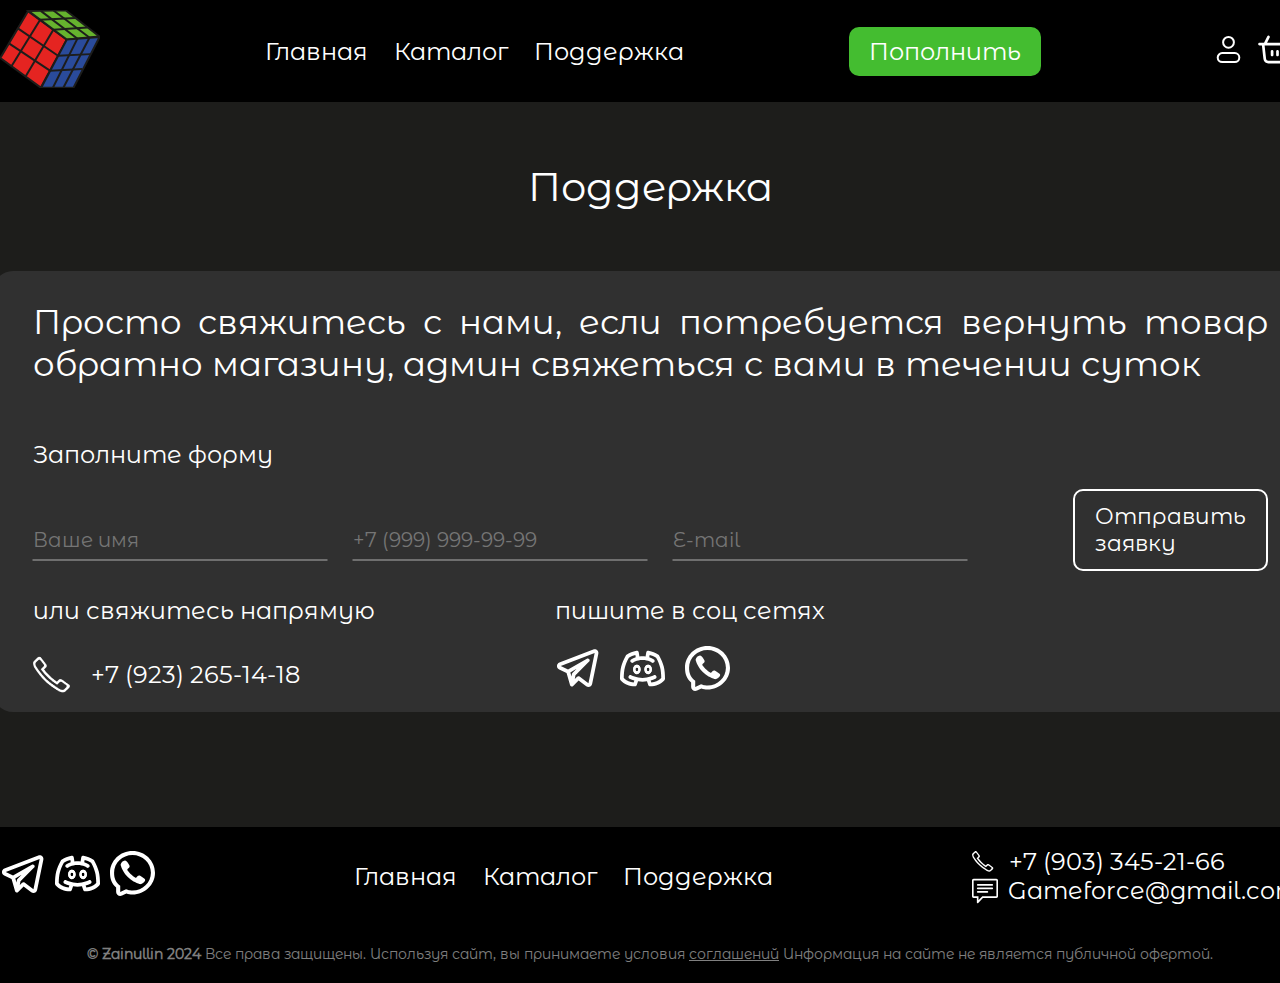
<file: assets/pages/contacts.html>
<!DOCTYPE html>
<html lang="zxx">
<head>
    <meta charset="UTF-8">
    <meta name="viewport" content="width=device-width, initial-scale=1.0">
    <title>GameForce</title>
    <link rel="stylesheet" href="../css/style.css">
    <link rel="shortcut icon" href="../image/logo/logo.svg" type="image/x-icon">
</head>
<body>
    <header>
        <div class="cont">
           <div class="header">
            <div class="logo"><a href="../../index.html"><img src="../image/logo/logo.svg" alt="logo"></a></div>
            <div class="nav">
                <nav>
                    <a href="../../index.html">Главная</a>
                    <a href="catalog.html">Каталог</a>
                    <a href="contacts.html">Поддержка</a>
                </nav>
            </div>
            <div class="pay_button">
                <a href="#">Пополнить</a>
            </div>
            <div class="buttons_header">
                <a href="signin.html"><img src="../image/first/user.svg" alt=""></a>
                <a href="busket.html"><img src="../image/first/busket.svg" alt=""></a>
            </div>
            <div class="burger1">
                <input type="checkbox" name="" id="burger">
                <label for="burger"></label>
                <div class="menu_nav">
                    <div class="burger">
                        <nav>
                            <a href="index.html">Главная</a>
                            <a href="../pages/catalog.html">Каталог</a>
                            <a href="../pages/contacts.html">Поддержка</a>
                        </nav>
                        <div class="buttons_header">
                            <a href="../pages/signin.html"><img src="../image/first/user.svg" alt=""></a>
                            <a href="../pages/busket.html"><img src="../image/first/busket.svg" alt=""></a>
                        </div>
                    </div>
                </div>
            
            </div>
           </div> 
        </div>
    </header>
    <div class="fakeheader"></div>
    <div class="block_contact">
        <div class="cont pd">
            <div class="contacts">
                <h2>Поддержка</h2>
                <div class="contact">
                    <h3>Просто свяжитесь с нами, если потребуется вернуть товар обратно магазину, админ свяжеться с
                        вами
                        в течении суток</h3>
                    <div class="contact_form">
                        <h4>Заполните форму</h4>
                        <div class="contact_input">
                            <div>
                                <input type="text" placeholder="Ваше имя">
                                <p>asdgadfhsdfhsdfhsdfhfds</p>
                            </div>
                            <div>
                                <input type="text" placeholder="+7 (999) 999-99-99">
                                <p>asdgadfhsdfhsdfhsdfhfds</p>
                            </div>
                            <div>
                                <input type="text" placeholder="E-mail">
                                <p>asdgadfhsdfhsdfhsdfhfds</p>
                            </div>
                            <a href="#">Отправить заявку</a>
                        </div>
                    </div>
                    <div class="contacts_phone">
                        <div class="contact_phone">
                            <h4>или свяжитесь напрямую</h4>
                            <div class="contact_img">
                                <img src="../image/contact/phone.png" alt="">
                                <a href="tel:+79232651418">+7 (923) 265-14-18</a>
                            </div>
                        </div>
                        <div class="contact_phone">
                            <h4>пишите в соц сетях</h4>
                            <div class="contact_con">
                                <a href="https://t.me/GameForce"><img src="../image/first/telegram.svg"
                                        alt=""></a>
                                <a href="https://discord.gg/YNnhNqMF"><img src="../image/first/discord.svg"
                                        alt=""></a>
                                <a href="https://web.whatsapp.com/GameForce"><img
                                        src="../image/first/whatsapp.svg" alt=""></a>
                            </div>
                        </div>
                    </div>
                </div>
            </div>
        </div>
    </div>
    <footer>
        <div class="cont">
            <div class="footer">
                <div class="footer_nav">
                    <div class="social">
                        <a href="https://t.me/GameForce"><img src="../image/first/telegram.svg" alt=""></a>
                        <a href="https://discord.com/GameForce"><img src="../image/first/discord.svg" alt=""></a>
                        <a href="https://whatsapp.com/GameForce"><img src="../image/first/whatsapp.svg" alt=""></a>
                    </div>
                    <nav>
                        <a href="../../index.html">Главная</a>
                        <a href="catalog.html">Каталог</a>
                        <a href="contacts.html">Поддержка</a>
                    </nav>
                    <div class="footer_info">
                        <div class="footer_num">
                            <img src="../image/first/phone.svg" alt="">
                            <a href="tel:+79033452166">+7 (903) 345-21-66</a>
                        </div>
                        <div class="footer_email">
                            <img src="../image/first/email.svg" alt="">
                            <a href="mailto:gameforce@gmail.com">Gameforce@gmail.com</a>
                        </div>
                    </div>
                </div>
                <div class="copirat">
                    <p><span>© Zainullin 2024</span> Все права защищены. Используя сайт, вы принимаете условия <a href="#">соглашений</a> Информация на сайте не является публичной офертой.</p>
                </div>
            </div>
        </div>
    </footer>
</body>
</html>
</file>
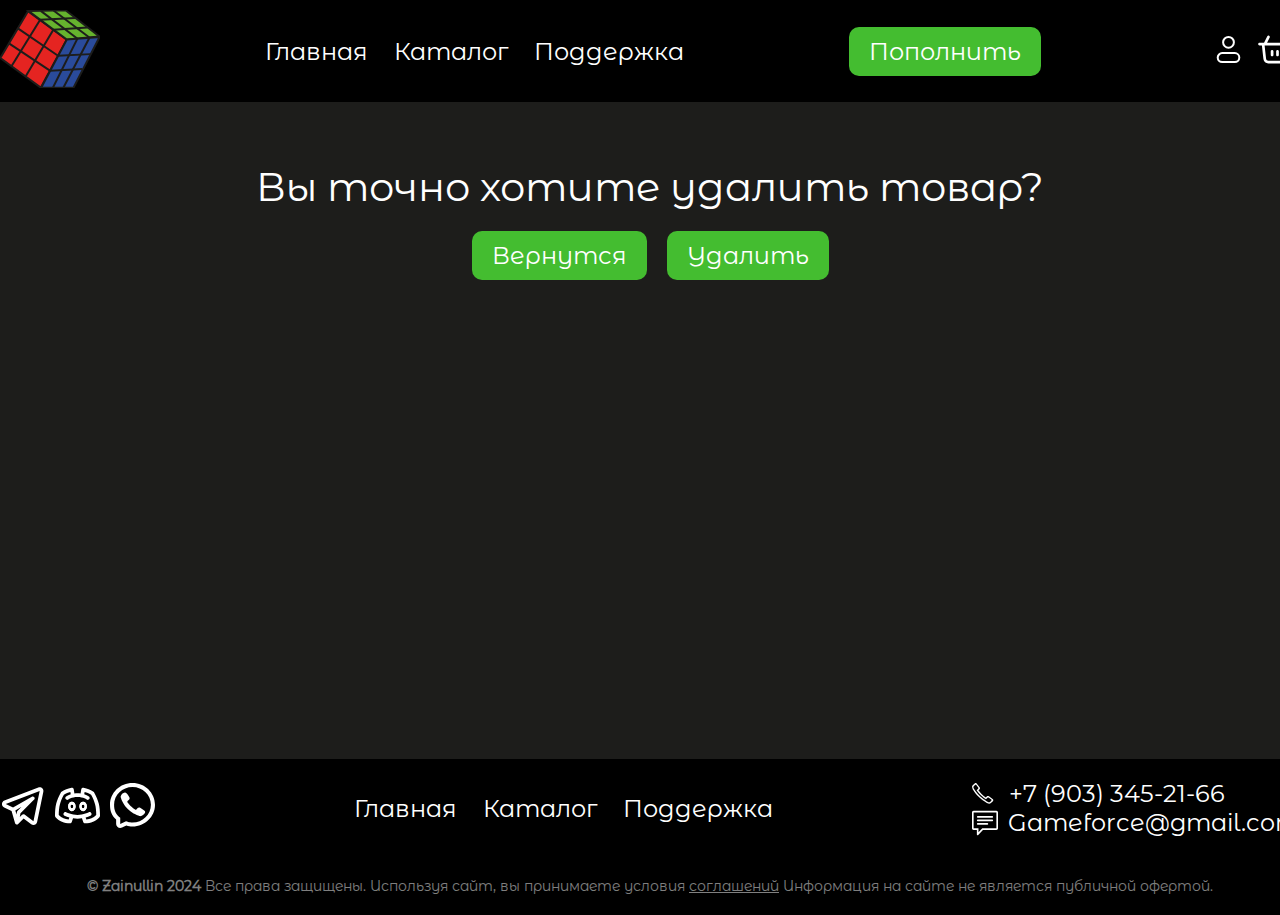
<file: assets/pages/del.html>
<!DOCTYPE html>
<html lang="zxx">
<head>
    <meta charset="UTF-8">
    <meta name="viewport" content="width=device-width, initial-scale=1.0">
    <title>Gameforce</title>
    <link rel="stylesheet" href="../css/style.css">
    <link rel="shortcut icon" href="../image/logo/logo.svg" type="image/x-icon">
</head>
<body>
    <header>
        <div class="cont">
           <div class="header">
            <div class="logo"><a href="../../index.html"><img src="../image/logo/logo.svg" alt="logo"></a></div>
            <div class="nav">
                <nav>
                    <a href="../../index.html">Главная</a>
                    <a href="catalog.html">Каталог</a>
                    <a href="contacts.html">Поддержка</a>
                </nav>
            </div>
            <div class="pay_button">
                <a href="#">Пополнить</a>
            </div>
            <div class="buttons_header">
                <a href="signin.html"><img src="../image/first/user.svg" alt=""></a>
                <a href="busket.html"><img src="../image/first/busket.svg" alt=""></a>
            </div>
            <div class="burger1">
                <input type="checkbox" name="" id="burger">
                <label for="burger"></label>
                <div class="menu_nav">
                    <div class="burger">
                        <nav>
                            <a href="index.html">Главная</a>
                            <a href="../pages/catalog.html">Каталог</a>
                            <a href="../pages/contacts.html">Поддержка</a>
                        </nav>
                        <div class="buttons_header">
                            <a href="../pages/signin.html"><img src="../image/first/user.svg" alt=""></a>
                            <a href="../pages/busket.html"><img src="../image/first/busket.svg" alt=""></a>
                        </div>
                    </div>
                </div>
            
            </div>
           </div> 
        </div>
    </header>
    <div class="fakeheader"></div>
    <div class="block_del">
        <div class="cont pd">
            <div class="del">
                <h2>Вы точно хотите удалить товар?</h2>
                <div class="button_del">
                    <a href="admin.html">Вернутся</a>
                    <a href="#">Удалить</a>
                </div>
            </div>
        </div>
    </div>
    <footer>
        <div class="cont">
            <div class="footer">
                <div class="footer_nav">
                    <div class="social">
                        <a href="https://t.me/GameForce"><img src="../image/first/telegram.svg" alt=""></a>
                        <a href="https://discord.com/GameForce"><img src="../image/first/discord.svg" alt=""></a>
                        <a href="https://whatsapp.com/GameForce"><img src="../image/first/whatsapp.svg" alt=""></a>
                    </div>
                    <nav>
                        <a href="../../index.html">Главная</a>
                        <a href="catalog.html">Каталог</a>
                        <a href="contacts.html">Поддержка</a>
                    </nav>
                    <div class="footer_info">
                        <div class="footer_num">
                            <img src="../image/first/phone.svg" alt="">
                            <a href="tel:+79033452166">+7 (903) 345-21-66</a>
                        </div>
                        <div class="footer_email">
                            <img src="../image/first/email.svg" alt="">
                            <a href="mailto:gameforce@gmail.com">Gameforce@gmail.com</a>
                        </div>
                    </div>
                </div>
                <div class="copirat">
                    <p><span>© Zainullin 2024</span> Все права защищены. Используя сайт, вы принимаете условия <a href="#">соглашений</a> Информация на сайте не является публичной офертой.</p>
                </div>
            </div>
        </div>
    </footer>
</body>
</html>
</file>
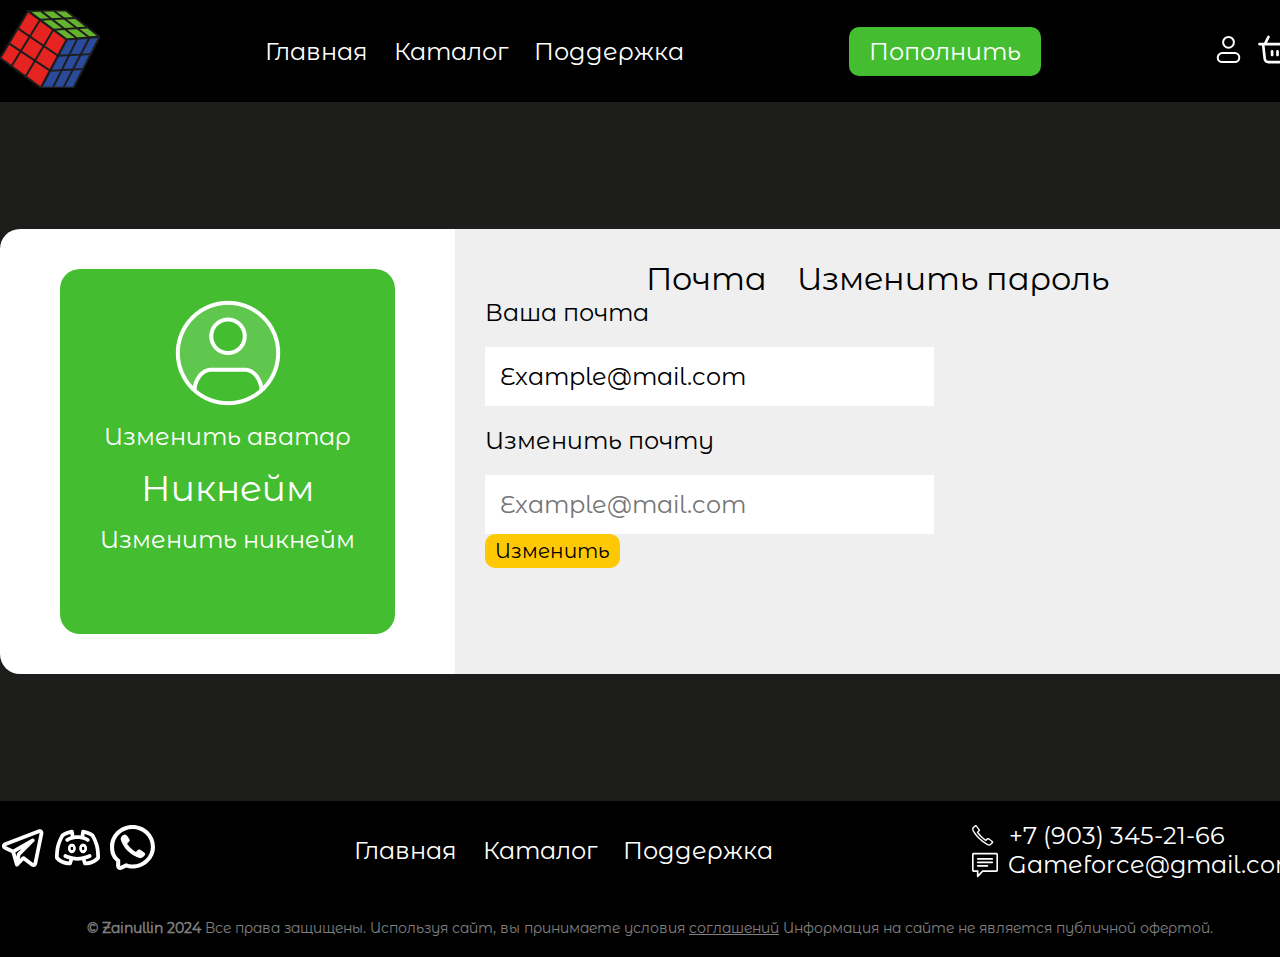
<file: assets/pages/redact.html>
<!DOCTYPE html>
<html lang="zxx">

<head>
    <meta charset="UTF-8">
    <meta name="viewport" content="width=device-width, initial-scale=1.0">
    <title>GameForce</title>
    <link rel="stylesheet" href="../css/style.css">
    <link rel="shortcut icon" href="../image/logo/logo.svg" type="image/x-icon">
</head>

<body>
    <header>
        <div class="cont">
           <div class="header">
            <div class="logo"><a href="../../index.html"><img src="../image/logo/logo.svg" alt="logo"></a></div>
            <div class="nav">
                <nav>
                    <a href="../../index.html">Главная</a>
                    <a href="catalog.html">Каталог</a>
                    <a href="contacts.html">Поддержка</a>
                </nav>
            </div>
            <div class="pay_button">
                <a href="#">Пополнить</a>
            </div>
            <div class="buttons_header">
                <a href="signin.html"><img src="../image/first/user.svg" alt=""></a>
                <a href="busket.html"><img src="../image/first/busket.svg" alt=""></a>
            </div>
            <div class="burger1">
                <input type="checkbox" name="" id="burger">
                <label for="burger"></label>
                <div class="menu_nav">
                    <div class="burger">
                        <nav>
                            <a href="index.html">Главная</a>
                            <a href="../pages/catalog.html">Каталог</a>
                            <a href="../pages/contacts.html">Поддержка</a>
                        </nav>
                        <div class="buttons_header">
                            <a href="../pages/signin.html"><img src="../image/first/user.svg" alt=""></a>
                            <a href="../pages/busket.html"><img src="../image/first/busket.svg" alt=""></a>
                        </div>
                    </div>
                </div>
            
            </div>
           </div> 
        </div>
    </header>
    <div class="fakeheader"></div>

    <div class="block_redact">
        <div class="cont pd">
            <div class="redacts">
                <div class="red_profile">
                  <div class="redact_profile">
                    <img src="../image/redact_profile/user.png" alt="">
                    <a href="#">Изменить аватар</a>
                    <h3>Никнейм</h3>
                    <a href="#">Изменить никнейм</a>
                    </div>  
                </div>
                <div class="redact_email_pass">
                    <div class="redact_emails">
                        <div class="buttons5">
                            <div class="button3">
                                <label for="text3">Почта</label>
                                <div class="line4"></div>
                            </div>
                            <div class="button3">
                                <label for="text4">Изменить пароль</label>
                                <div class="line5"></div>
                            </div>
                        </div>
                        <input type="radio" class="text3" name="text6" value="text3" id="text3" checked />
                        <input type="radio" class="text4" name="text6" value="text4" id="text4" />
                        <div class="redact_inputs">
                            <div class="redact_inputss">
                                <h3>Ваша почта</h3>
                                <input type="text" placeholder="Email" value="Example@mail.com">
                                <h3>Изменить почту</h3>
                                <input type="text" placeholder="Example@mail.com" class="text5">
                            </div>
                            <a href="#">Изменить</a>
                        </div>
                        <div class="redact_inputs2">
                            <div class="redact_inputss">
                                <h3>Введите старый пароль</h3>
                                <div>
                                    <input type="password" placeholder="Password" class="text5" value="">
                                </div>
                                <h3>Введите новый пароль</h3>
                                <div>
                                    <input type="password" placeholder="Password" class="text5">
                                </div>
                                <h3>Повторите новый пароль</h3>
                                <div>
                                    <input type="password" placeholder="Password" class="text5">
                                </div> 
                            </div>
                            
                            <a href="#">Изменить</a>
                        </div>
                    </div>


                </div>
            </div>
        </div>
    </div>

    <footer>
        <div class="cont">
            <div class="footer">
                <div class="footer_nav">
                    <div class="social">
                        <a href="https://t.me/GameForce"><img src="../image/first/telegram.svg" alt=""></a>
                        <a href="https://discord.com/GameForce"><img src="../image/first/discord.svg" alt=""></a>
                        <a href="https://whatsapp.com/GameForce"><img src="../image/first/whatsapp.svg" alt=""></a>
                    </div>
                    <nav>
                        <a href="../../index.html">Главная</a>
                        <a href="catalog.html">Каталог</a>
                        <a href="contacts.html">Поддержка</a>
                    </nav>
                    <div class="footer_info">
                        <div class="footer_num">
                            <img src="../image/first/phone.svg" alt="">
                            <a href="tel:+79033452166">+7 (903) 345-21-66</a>
                        </div>
                        <div class="footer_email">
                            <img src="../image/first/email.svg" alt="">
                            <a href="mailto:gameforce@gmail.com">Gameforce@gmail.com</a>
                        </div>
                    </div>
                </div>
                <div class="copirat">
                    <p><span>© Zainullin 2024</span> Все права защищены. Используя сайт, вы принимаете условия <a
                            href="#">соглашений</a> Информация на сайте не является публичной офертой.</p>
                </div>
            </div>
        </div>
    </footer>
</body>

</html>
</file>
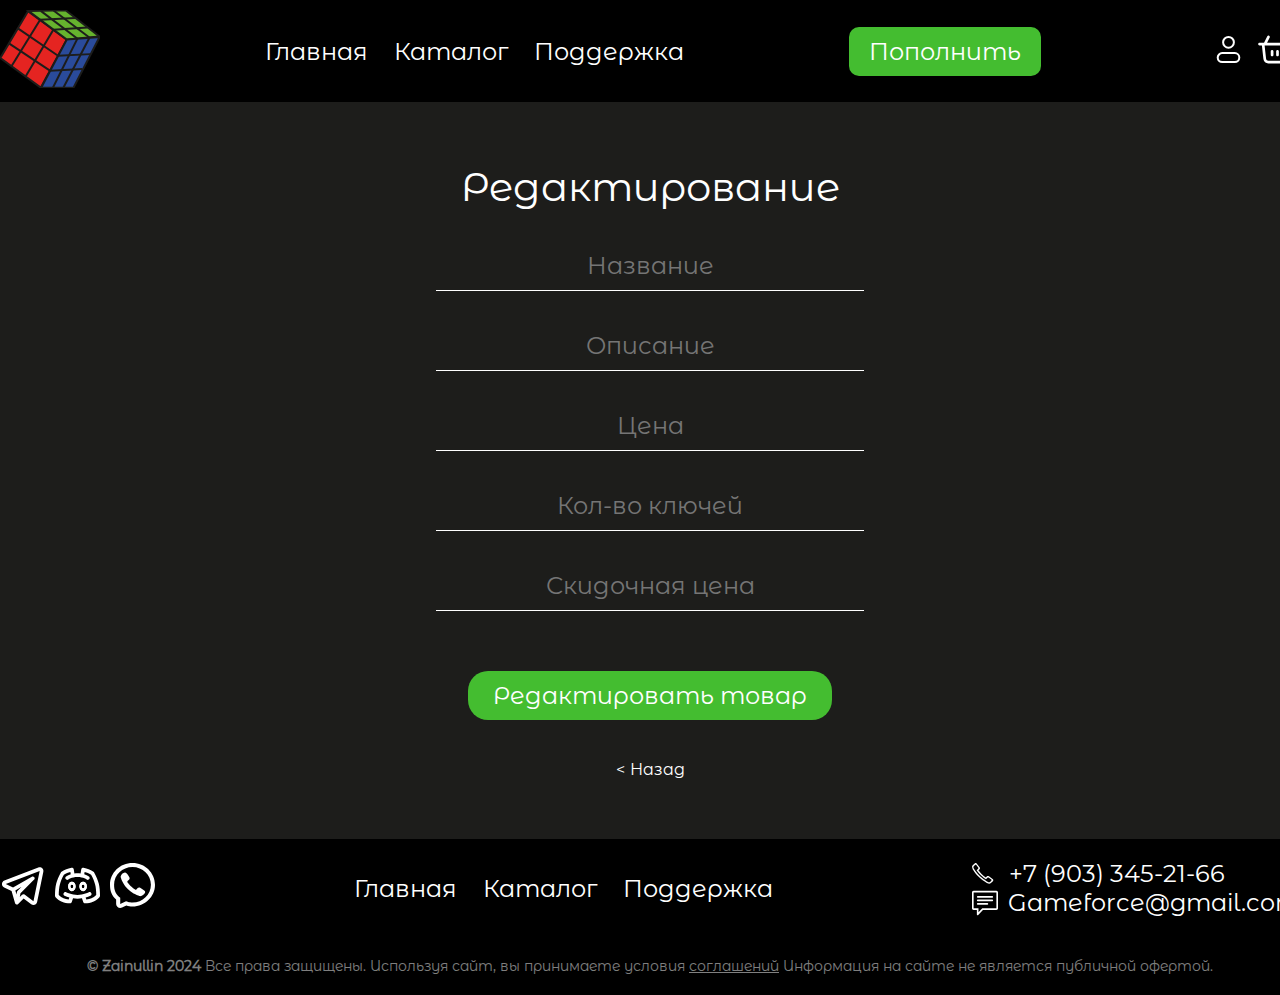
<file: assets/pages/redactr.html>
<!DOCTYPE html>
<html lang="zxx">
<head>
    <meta charset="UTF-8">
    <meta name="viewport" content="width=device-width, initial-scale=1.0">
    <title>GameForce</title>
    <link rel="stylesheet" href="../css/style.css">
    <link rel="shortcut icon" href="../image/logo/logo.svg" type="image/x-icon">
</head>
<body>
    <header>
        <div class="cont">
           <div class="header">
            <div class="logo"><a href="../../index.html"><img src="../image/logo/logo.svg" alt="logo"></a></div>
            <div class="nav">
                <nav>
                    <a href="../../index.html">Главная</a>
                    <a href="catalog.html">Каталог</a>
                    <a href="contacts.html">Поддержка</a>
                </nav>
            </div>
            <div class="pay_button">
                <a href="#">Пополнить</a>
            </div>
            <div class="buttons_header">
                <a href="signin.html"><img src="../image/first/user.svg" alt=""></a>
                <a href="busket.html"><img src="../image/first/busket.svg" alt=""></a>
            </div>
            <div class="burger1">
                <input type="checkbox" name="" id="burger">
                <label for="burger"></label>
                <div class="menu_nav">
                    <div class="burger">
                        <nav>
                            <a href="index.html">Главная</a>
                            <a href="../pages/catalog.html">Каталог</a>
                            <a href="../pages/contacts.html">Поддержка</a>
                        </nav>
                        <div class="buttons_header">
                            <a href="../pages/signin.html"><img src="../image/first/user.svg" alt=""></a>
                            <a href="../pages/busket.html"><img src="../image/first/busket.svg" alt=""></a>
                        </div>
                    </div>
                </div>
            
            </div>
           </div> 
        </div>
    </header>
    <div class="fakeheader"></div>
    <div class="block_add">
        <div class="cont pd">
            <div class="add">
                <h2>Редактирование</h2>
                <input type="text" placeholder="Название" class="add_input">
                <input type="text" placeholder="Описание" class="add_input">
                <input type="text" placeholder="Цена" class="add_input">
                <input type="text" placeholder="Кол-во ключей" class="add_input">
                <input type="text" placeholder="Скидочная цена" class="add_input">
                <a href="#" class="btn_add">Редактировать товар</a>
                <a href="admin.html" class="btn_back">Назад</a>
            </div>
        </div>
    </div>
    <footer>
        <div class="cont">
            <div class="footer">
                <div class="footer_nav">
                    <div class="social">
                        <a href="https://t.me/GameForce"><img src="../image/first/telegram.svg" alt=""></a>
                        <a href="https://discord.com/GameForce"><img src="../image/first/discord.svg" alt=""></a>
                        <a href="https://whatsapp.com/GameForce"><img src="../image/first/whatsapp.svg" alt=""></a>
                    </div>
                    <nav>
                        <a href="../../index.html">Главная</a>
                        <a href="catalog.html">Каталог</a>
                        <a href="contacts.html">Поддержка</a>
                    </nav>
                    <div class="footer_info">
                        <div class="footer_num">
                            <img src="../image/first/phone.svg" alt="">
                            <a href="tel:+79033452166">+7 (903) 345-21-66</a>
                        </div>
                        <div class="footer_email">
                            <img src="../image/first/email.svg" alt="">
                            <a href="mailto:gameforce@gmail.com">Gameforce@gmail.com</a>
                        </div>
                    </div>
                </div>
                <div class="copirat">
                    <p><span>© Zainullin 2024</span> Все права защищены. Используя сайт, вы принимаете условия <a href="#">соглашений</a> Информация на сайте не является публичной офертой.</p>
                </div>
            </div>
        </div>
    </footer>
</body>
</html>
</file>
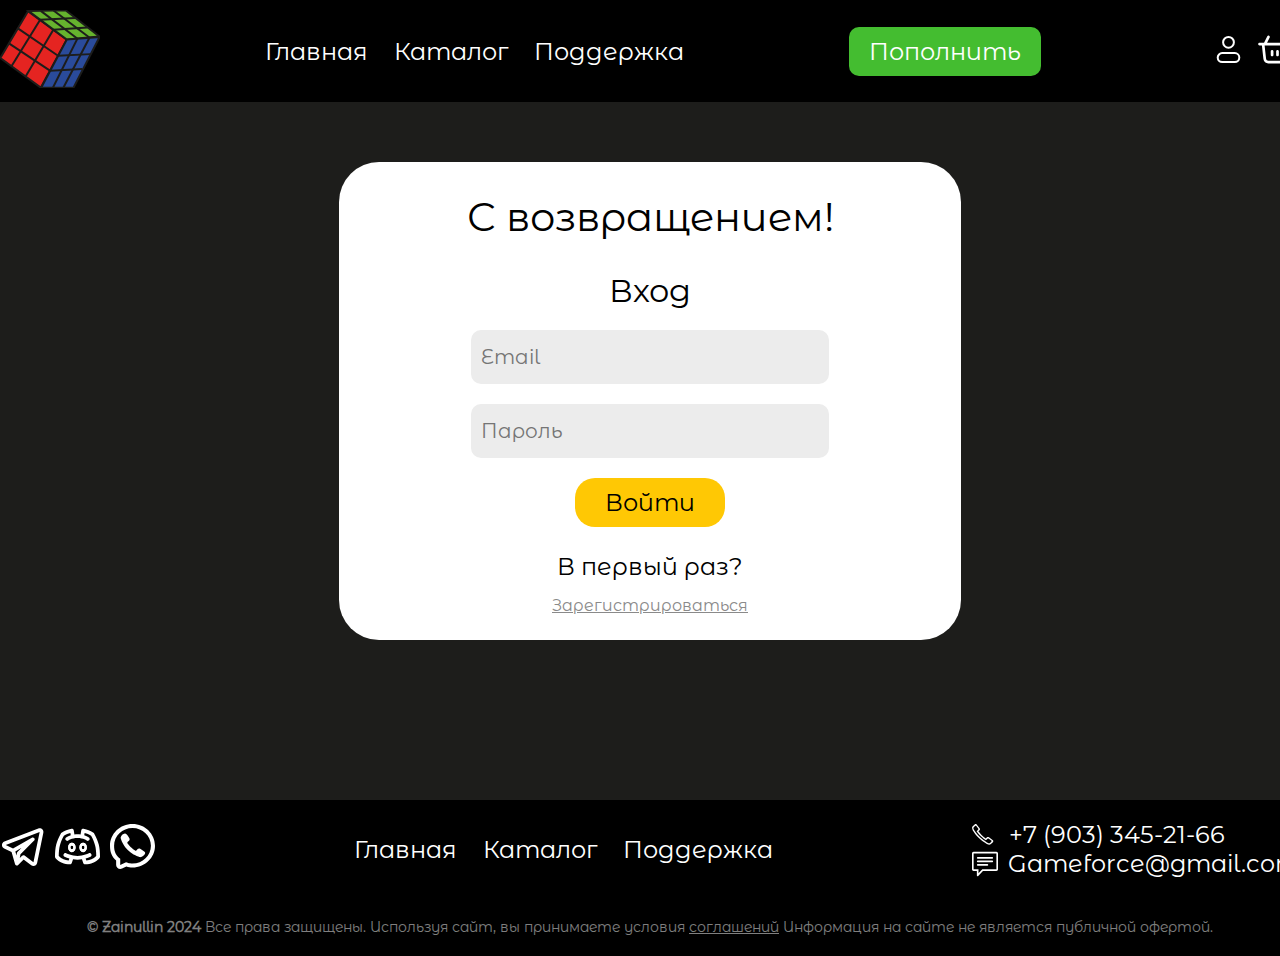
<file: assets/pages/signin.html>
<!DOCTYPE html>
<html lang="zxx">
<head>
    <meta charset="UTF-8">
    <meta http-equiv="X-UA-Compatible" content="IE=edge">
    <meta name="viewport" content="width=device-width, initial-scale=1.0">
    <title>GameForce</title>
    <link rel="stylesheet" href="../css/style.css">
    <link rel="shortcut icon" href="../image/logo/logo.svg" type="image/x-icon">
</head>
<body>
    <header>
        <div class="cont">
           <div class="header">
            <div class="logo"><a href="../../index.html"><img src="../image/logo/logo.svg" alt="logo"></a></div>
            <div class="nav">
                <nav>
                    <a href="../../index.html">Главная</a>
                    <a href="catalog.html">Каталог</a>
                    <a href="contacts.html">Поддержка</a>
                </nav>
            </div>
            <div class="pay_button">
                <a href="#">Пополнить</a>
            </div>
            <div class="buttons_header">
                <a href="signin.html"><img src="../image/first/user.svg" alt=""></a>
                <a href="busket.html"><img src="../image/first/busket.svg" alt=""></a>
            </div>
            <div class="burger1">
                <input type="checkbox" name="" id="burger">
                <label for="burger"></label>
                <div class="menu_nav">
                    <div class="burger">
                        <nav>
                            <a href="index.html">Главная</a>
                            <a href="../pages/catalog.html">Каталог</a>
                            <a href="../pages/contacts.html">Поддержка</a>
                        </nav>
                        <div class="buttons_header">
                            <a href="../pages/signin.html"><img src="../image/first/user.svg" alt=""></a>
                            <a href="../pages/busket.html"><img src="../image/first/busket.svg" alt=""></a>
                        </div>
                    </div>
                </div>
            
            </div>
           </div> 
        </div>
    </header>
    <div class="fakeheader"></div>
    <div class="block_signin">
        <div class="cont pd">
            <div class="signin_pos">
                 <div class="signin">
                    <h2>С возвращением!</h2>
                    <div class="sign_in">
                        <h3>Вход</h3>
                        <div class="line2">
                            <input type="text" placeholder="Email">
                            <div class="line3"></div>
                        </div>
                        <div class="line2">
                            <input type="password" placeholder="Пароль">
                            <div class="line3"></div>
                        </div>
                        <a href="user.html" class="reg">Войти</a>
                    </div>
                    <div class="signup_in">
                        <h4>В первый раз?</h4>
                        <a href="signup.html">Зарегистрироваться</a>
                    </div>
                </div>
            </div>
        </div>
    </div>
    <footer>
        <div class="cont">
            <div class="footer">
                <div class="footer_nav">
                    <div class="social">
                        <a href="https://t.me/GameForce"><img src="../image/first/telegram.svg" alt=""></a>
                        <a href="https://discord.com/GameForce"><img src="../image/first/discord.svg" alt=""></a>
                        <a href="https://whatsapp.com/GameForce"><img src="../image/first/whatsapp.svg" alt=""></a>
                    </div>
                    <nav>
                        <a href="../../index.html">Главная</a>
                        <a href="catalog.html">Каталог</a>
                        <a href="contacts.html">Поддержка</a>
                    </nav>
                    <div class="footer_info">
                        <div class="footer_num">
                            <img src="../image/first/phone.svg" alt="">
                            <a href="tel:+79033452166">+7 (903) 345-21-66</a>
                        </div>
                        <div class="footer_email">
                            <img src="../image/first/email.svg" alt="">
                            <a href="mailto:gameforce@gmail.com">Gameforce@gmail.com</a>
                        </div>
                    </div>
                </div>
                <div class="copirat">
                    <p><span>© Zainullin 2024</span> Все права защищены. Используя сайт, вы принимаете условия <a href="#">соглашений</a> Информация на сайте не является публичной офертой.</p>
                </div>
            </div>
        </div>
    </footer>
</body>
</html>
</file>
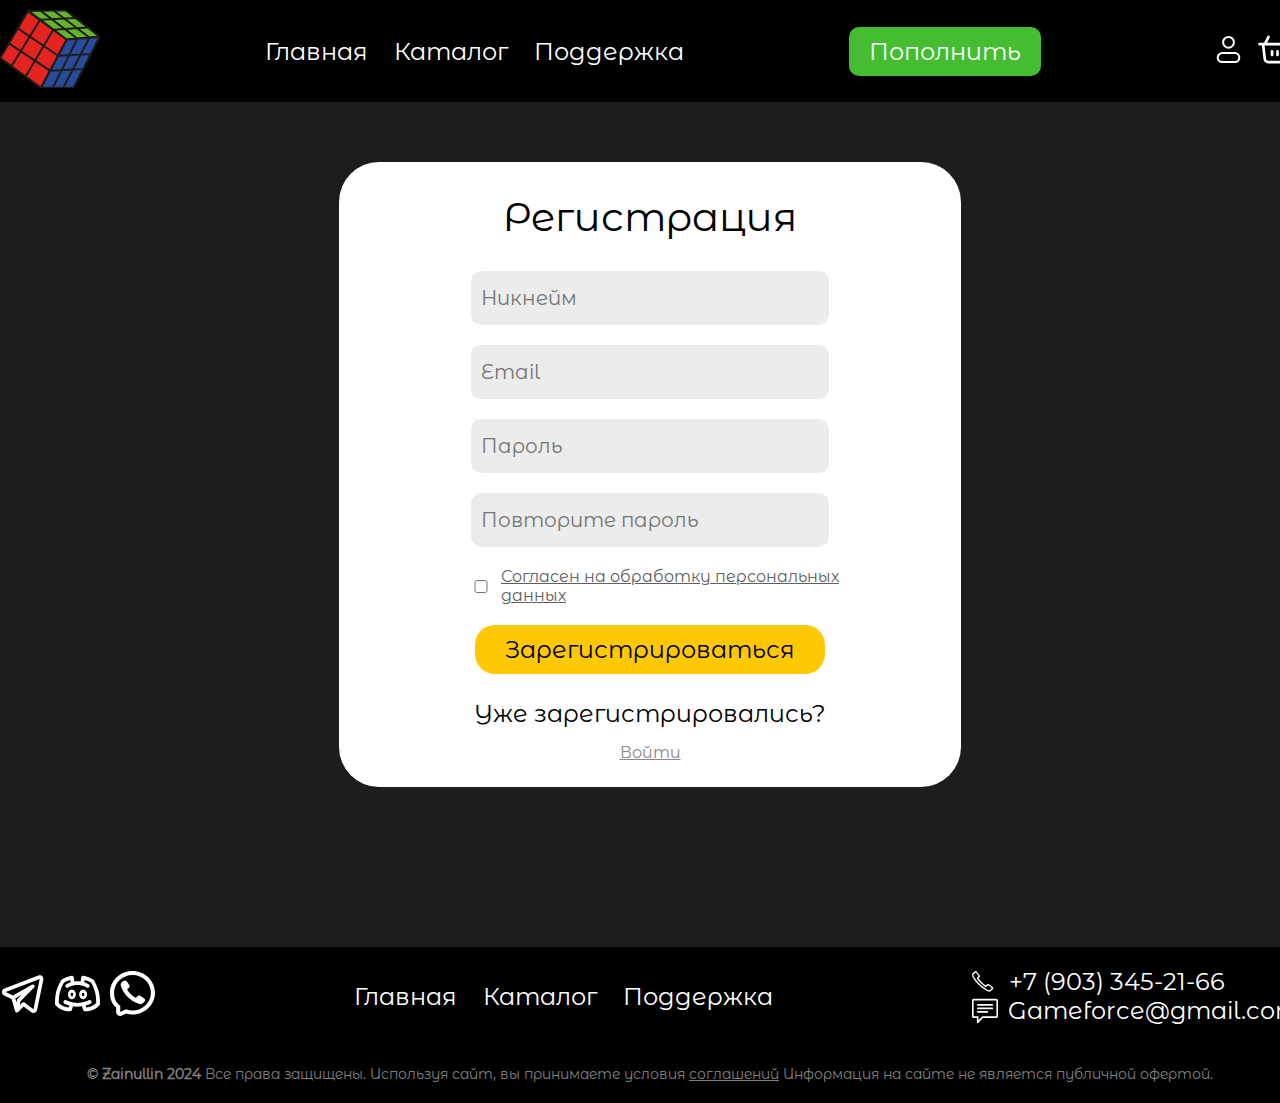
<file: assets/pages/signup.html>
<!DOCTYPE html>
<html lang="zxx">
<head>
    <meta charset="UTF-8">
    <meta http-equiv="X-UA-Compatible" content="IE=edge">
    <meta name="viewport" content="width=device-width, initial-scale=1.0">
    <title>GameForce</title>
    <link rel="stylesheet" href="../css/style.css">
    <link rel="shortcut icon" href="../image/logo/logo.svg" type="image/x-icon">
</head>
<body>
    <header>
        <div class="cont">
           <div class="header">
            <div class="logo"><a href="../../index.html"><img src="../image/logo/logo.svg" alt="logo"></a></div>
            <div class="nav">
                <nav>
                    <a href="../../index.html">Главная</a>
                    <a href="catalog.html">Каталог</a>
                    <a href="contacts.html">Поддержка</a>
                </nav>
            </div>
            <div class="pay_button">
                <a href="#">Пополнить</a>
            </div>
            <div class="buttons_header">
                <a href="signin.html"><img src="../image/first/user.svg" alt=""></a>
                <a href="busket.html"><img src="../image/first/busket.svg" alt=""></a>
            </div>
            <div class="burger1">
                <input type="checkbox" name="" id="burger">
                <label for="burger"></label>
                <div class="menu_nav">
                    <div class="burger">
                        <nav>
                            <a href="index.html">Главная</a>
                            <a href="../pages/catalog.html">Каталог</a>
                            <a href="../pages/contacts.html">Поддержка</a>
                        </nav>
                        <div class="buttons_header">
                            <a href="../pages/signin.html"><img src="../image/first/user.svg" alt=""></a>
                            <a href="../pages/busket.html"><img src="../image/first/busket.svg" alt=""></a>
                        </div>
                    </div>
                </div>
            
            </div>
           </div> 
        </div>
    </header>
    <div class="fakeheader"></div>
    <div class="block_signin">
        <div class="cont pd">
            <div class="signin_pos">
                 <div class="signin">
                    <h2>Регистрация</h2>
                    <div class="sign_in">
                        <div class="line2">
                            <input type="text" placeholder="Никнейм">
                            <div class="line3"></div>
                        </div>
                        <div class="line2">
                            <input type="text" placeholder="Email">
                            <div class="line3"></div>
                        </div>
                        <div class="line2">
                            <input type="password" placeholder="Пароль">
                            <div class="line3"></div>
                        </div>
                        <div class="line2">
                            <input type="password" placeholder="Повторите пароль">
                            <div class="line3"></div>
                        </div>
                        <div class="data_cherch">
                            <input type="checkbox" name="data_S" id="data_S">
                            <a href="../image/text.docx">Согласен на обработку персональных
                              <br>  данных</a>
                        </div>
                        
                        <a href="user.html" class="reg">Зарегистрироваться</a>
                    </div>
                    <div class="signup_in">
                        <h4>Уже зарегистрировались?</h4>
                        <a href="signin.html">Войти</a>
                    </div>
                </div>
            </div>
        </div>
    </div>
    <footer>
        <div class="cont">
            <div class="footer">
                <div class="footer_nav">
                    <div class="social">
                        <a href="https://t.me/GameForce"><img src="../image/first/telegram.svg" alt=""></a>
                        <a href="https://discord.com/GameForce"><img src="../image/first/discord.svg" alt=""></a>
                        <a href="https://whatsapp.com/GameForce"><img src="../image/first/whatsapp.svg" alt=""></a>
                    </div>
                    <nav>
                        <a href="../../index.html">Главная</a>
                        <a href="catalog.html">Каталог</a>
                        <a href="contacts.html">Поддержка</a>
                    </nav>
                    <div class="footer_info">
                        <div class="footer_num">
                            <img src="../image/first/phone.svg" alt="">
                            <a href="tel:+79033452166">+7 (903) 345-21-66</a>
                        </div>
                        <div class="footer_email">
                            <img src="../image/first/email.svg" alt="">
                            <a href="mailto:gameforce@gmail.com">Gameforce@gmail.com</a>
                        </div>
                    </div>
                </div>
                <div class="copirat">
                    <p><span>© Zainullin 2024</span> Все права защищены. Используя сайт, вы принимаете условия <a href="#">соглашений</a> Информация на сайте не является публичной офертой.</p>
                </div>
            </div>
        </div>
    </footer>
</body>
</html>
</file>
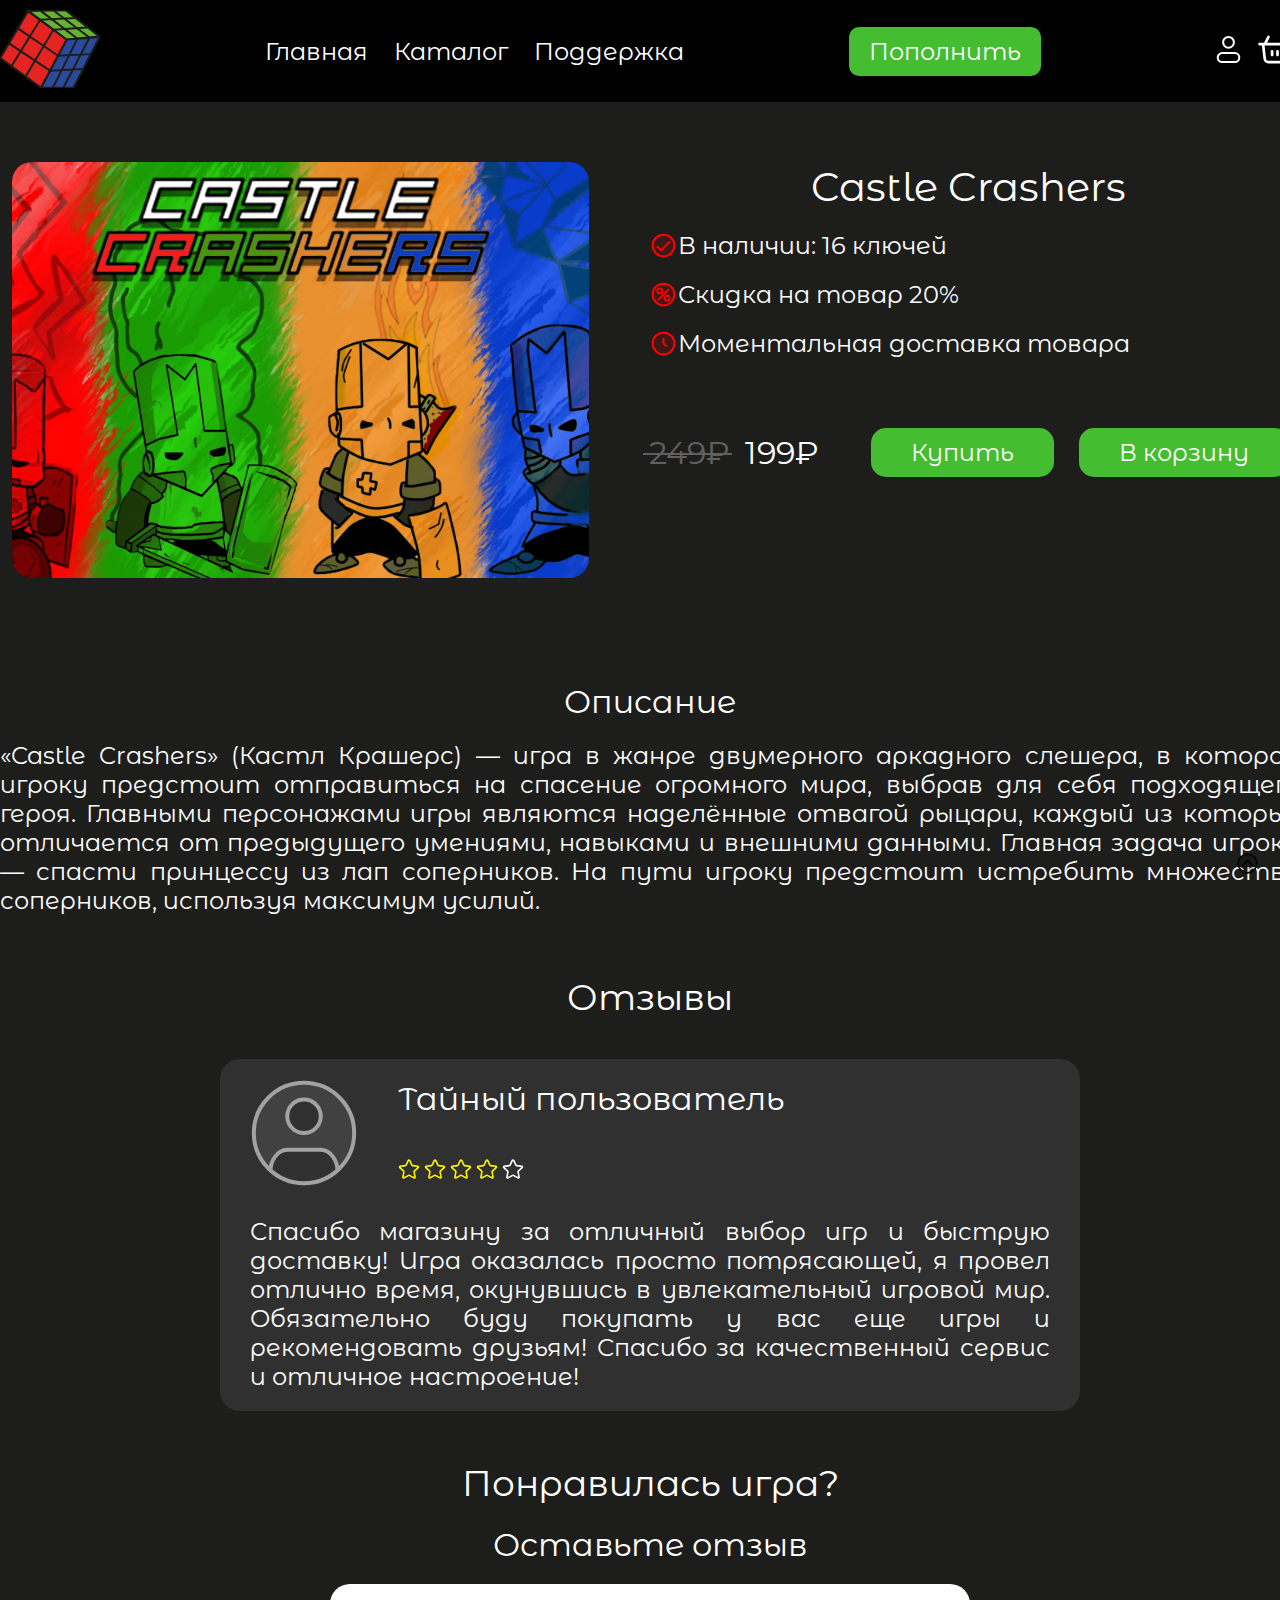
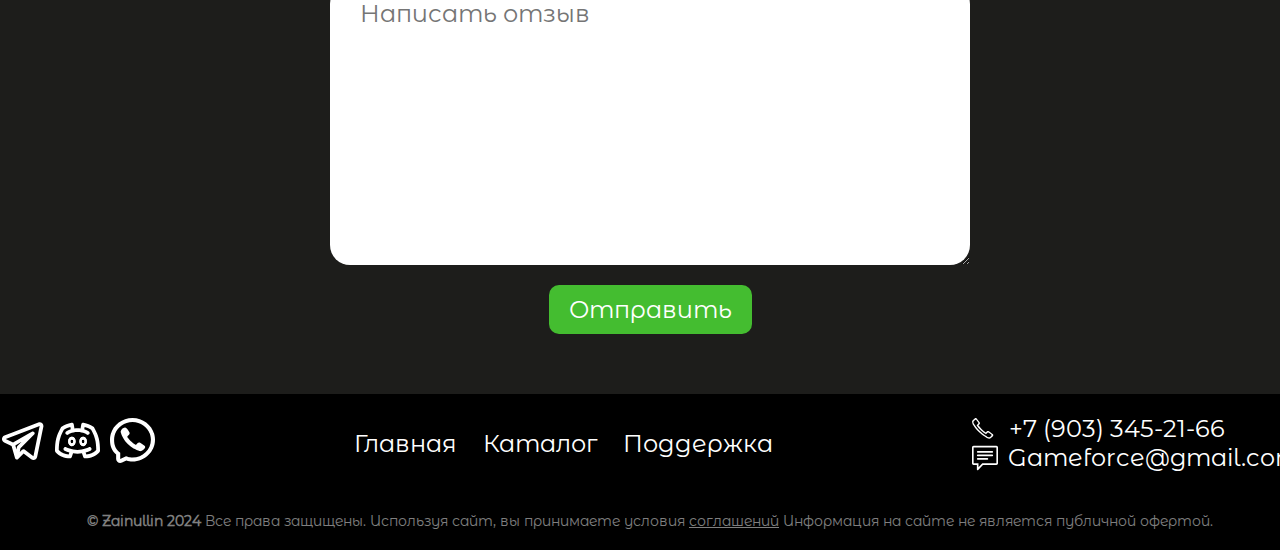
<file: assets/pages/tovar.html>
<!DOCTYPE html>
<html lang="zxx">

<head>
    <meta charset="UTF-8">
    <meta http-equiv="X-UA-Compatible" content="IE=edge">
    <meta name="viewport" content="width=device-width, initial-scale=1.0">
    <title>GameForce</title>
    <link rel="stylesheet" href="../css/style.css">
    <link rel="shortcut icon" href="../image/logo/logo.svg" type="image/x-icon">
</head>

<body>
    <a href="#" class="zxc"><img src="../image/first/up.svg" alt=""></a>
    <header>
        <div class="cont">
            <div class="header">
                <div class="logo"><a href="../../index.html"><img src="../image/logo/logo.svg" alt="logo"></a></div>
                <div class="nav">
                    <nav>
                        <a href="../../index.html">Главная</a>
                        <a href="catalog.html">Каталог</a>
                        <a href="contacts.html">Поддержка</a>
                    </nav>
                </div>
                <div class="pay_button">
                    <a href="#">Пополнить</a>
                </div>
                <div class="buttons_header">
                    <a href="signin.html"><img src="../image/first/user.svg" alt=""></a>
                    <a href="busket.html"><img src="../image/first/busket.svg" alt=""></a>
                </div>
                <div class="burger1">
                    <input type="checkbox" name="" id="burger">
                    <label for="burger"></label>
                    <div class="menu_nav">
                        <div class="burger">
                            <nav>
                                <a href="index.html">Главная</a>
                                <a href="../pages/catalog.html">Каталог</a>
                                <a href="../pages/contacts.html">Поддержка</a>
                            </nav>
                            <div class="buttons_header">
                                <a href="../pages/signin.html"><img src="../image/first/user.svg" alt=""></a>
                                <a href="../pages/busket.html"><img src="../image/first/busket.svg" alt=""></a>
                            </div>
                        </div>
                    </div>

                </div>
            </div>
        </div>
    </header>
    <div class="fakeheader"></div>

    <div class="block_tovar">
        <div class="cont pd">
            <div class="block_tovars">
                <div class="tovars">
                    <div><img src="../image/tovar/tovar.svg" alt=""></div>
                    <div class="tovar_info">
                        <h3>Castle Crashers</h3>
                        <div class="tovar_info2">
                            <div class="tovar_item">
                                <img src="../image/tovar/check-circle.svg" alt="">
                                <p>В наличии: 16 ключей</p>
                            </div>
                            <div class="tovar_item">
                                <img src="../image/tovar/offer.svg" alt="">
                                <p>Скидка на товар 20%</p>
                            </div>
                            <div class="tovar_item">
                                <img src="../image/tovar/clock.svg" alt="">
                                <p>Моментальная доставка товара</p>
                            </div>
                        </div>
                        <div class="tovar_price">
                            <div class="tovar_price2">
                                <div class="chert">
                                    <span>
                                        <p>249₽</p>
                                    </span>
                                    <div class="line"></div>
                                </div>
                                <p>199₽</p>
                            </div>
                            <div class="tovar_buttons">
                                <a href="#">Купить</a>
                                <a href="#">В корзину</a>
                            </div>
                        </div>
                    </div>
                </div>
                <div class="tovars1">
                    <div class="tovar_info">
                        <h3>Castle Crashers</h3>
                        <img src="../image/tovar/tovar.svg" alt="">
                        <div class="tovar_info2">
                            <div class="tovar_item">
                                <img src="../image/tovar/check-circle.svg" alt="">
                                <p>В наличии: 16 ключей</p>
                            </div>
                            <div class="tovar_item">
                                <img src="../image/tovar/offer.svg" alt="">
                                <p>Скидка на товар 20%</p>
                            </div>
                            <div class="tovar_item">
                                <img src="../image/tovar/clock.svg" alt="">
                                <p>Моментальная доставка товара</p>
                            </div>
                        </div>
                        <div class="tovar_price">
                            <div class="tovar_price2">
                                <div class="chert">
                                    <span>
                                        <p>249₽</p>
                                    </span>
                                    <div class="line"></div>
                                </div>
                                <p>199₽</p>
                            </div>
                            <div class="tovar_buttons">
                                <a href="#">Купить</a>
                                <a href="#">В корзину</a>
                            </div>
                        </div>
                    </div>
                </div>
                <div class="opis">
                    <h3>Описание </h3>
                    <p>«Castle Crashers» (Кастл Крашерс) — игра в жанре двумерного аркадного слешера, в которой игроку
                        предстоит отправиться на спасение огромного мира, выбрав для себя подходящего героя.
                        Главными персонажами игры являются наделённые отвагой рыцари, каждый из которых отличается от
                        предыдущего умениями, навыками и внешними данными.
                        Главная задача игрока — спасти принцессу из лап соперников. На пути игроку предстоит истребить
                        множество соперников, используя максимум усилий.</p>
                </div>
                <div class="otziv">
                    <h3>Отзывы</h3>
                    <div class="otziv_polz">
                        <div class="otziv_icon">
                            <img src="../image/tovar/user.svg" alt="">
                            <div class="otziv_user">
                                <p>Тайный пользователь</p>
                                <div class="star">
                                    <img src="../image/tovar/star_y.svg" alt="">
                                    <img src="../image/tovar/star_y.svg" alt="">
                                    <img src="../image/tovar/star_y.svg" alt="">
                                    <img src="../image/tovar/star_y.svg" alt="">
                                    <img src="../image/tovar/star_w.svg" alt="">
                                </div>
                            </div>
                        </div>
                        <div class="otziv_p">
                            <p>Спасибо магазину за отличный выбор игр и быструю доставку! Игра оказалась просто
                                потрясающей, я провел отлично время, окунувшись в увлекательный игровой мир. Обязательно
                                буду покупать у вас еще игры и рекомендовать друзьям! Спасибо за качественный сервис и
                                отличное настроение!</p>
                        </div>
                    </div>

                </div>
                <h3 class="like">Понравилась игра?</h3>
                <div class="otziv_public">
                    <h4>Оставьте отзыв</h4>
                    <textarea placeholder="Написать отзыв"></textarea>
                    <input type="submit" value="Отправить">
                </div>
            </div>
        </div>
    </div>

    <footer>
        <div class="cont">
            <div class="footer">
                <div class="footer_nav">
                    <div class="social">
                        <a href="https://t.me/GameForce"><img src="../image/first/telegram.svg" alt=""></a>
                        <a href="https://discord.com/GameForce"><img src="../image/first/discord.svg" alt=""></a>
                        <a href="https://whatsapp.com/GameForce"><img src="../image/first/whatsapp.svg" alt=""></a>
                    </div>
                    <nav>
                        <a href="../../index.html">Главная</a>
                        <a href="catalog.html">Каталог</a>
                        <a href="contacts.html">Поддержка</a>
                    </nav>
                    <div class="footer_info">
                        <div class="footer_num">
                            <img src="../image/first/phone.svg" alt="">
                            <a href="tel:+79033452166">+7 (903) 345-21-66</a>
                        </div>
                        <div class="footer_email">
                            <img src="../image/first/email.svg" alt="">
                            <a href="mailto:gameforce@gmail.com">Gameforce@gmail.com</a>
                        </div>
                    </div>
                </div>
                <div class="copirat">
                    <p><span>© Zainullin 2024</span> Все права защищены. Используя сайт, вы принимаете условия <a
                            href="#">соглашений</a> Информация на сайте не является публичной офертой.</p>
                </div>
            </div>
        </div>
    </footer>
</body>

</html>
</file>
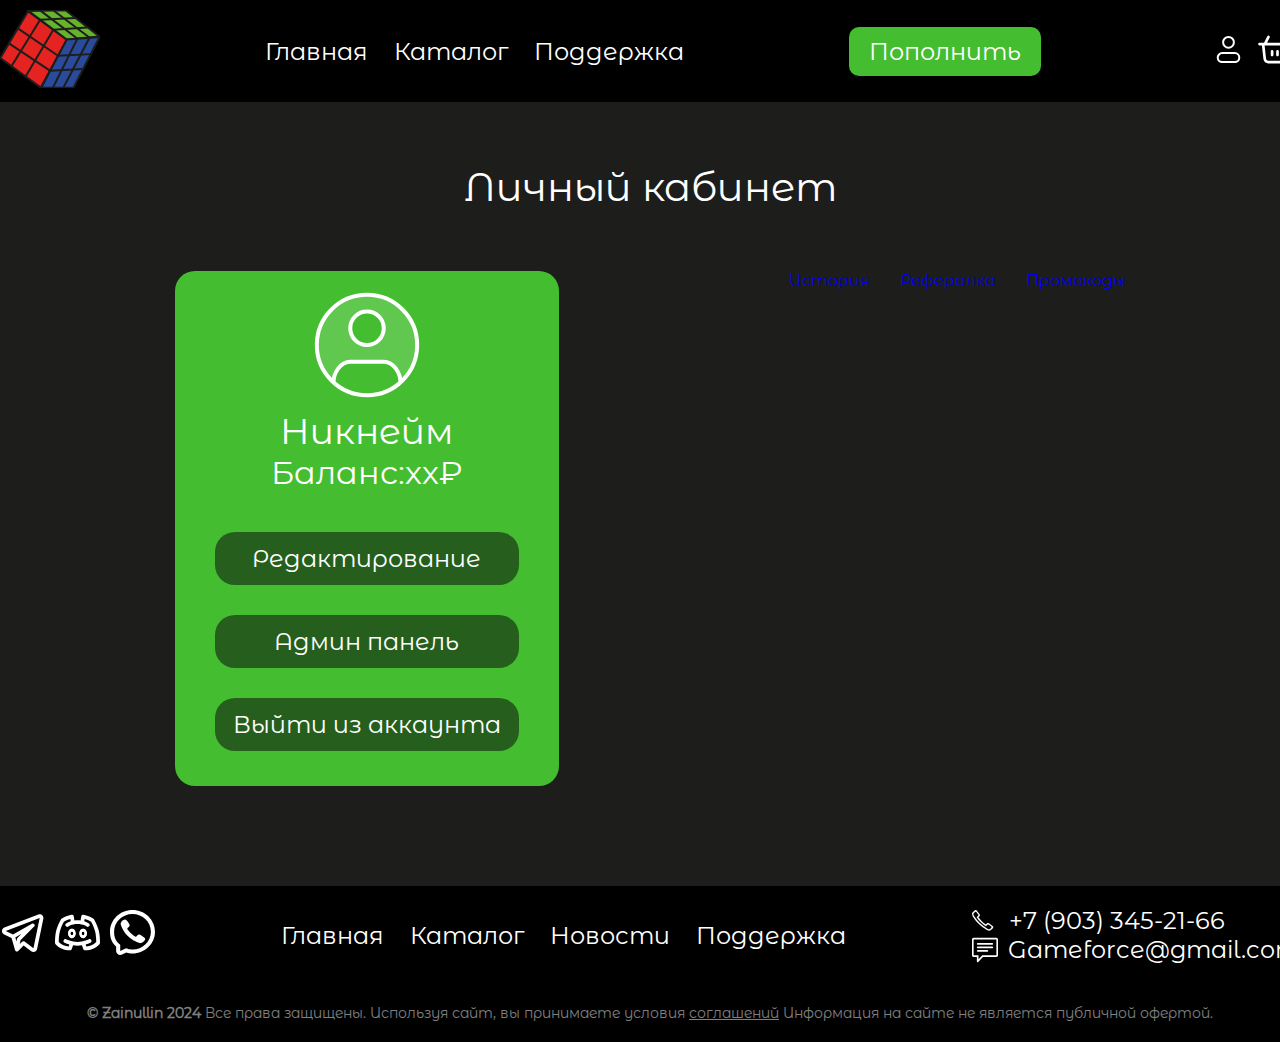
<file: assets/pages/user.html>
<!DOCTYPE html>
<html lang="zxx">
<head>
    <meta charset="UTF-8">
    <meta name="viewport" content="width=device-width, initial-scale=1.0">
    <title>GameForce</title>
    <link rel="stylesheet" href="../css/style.css">
    <link rel="shortcut icon" href="../image/logo/logo.svg" type="image/x-icon">
</head>
<body>
    <header>
        <div class="cont">
           <div class="header">
            <div class="logo"><a href="../../index.html"><img src="../image/logo/logo.svg" alt="logo"></a></div>
            <div class="nav">
                <nav>
                    <a href="../../index.html">Главная</a>
                    <a href="#">Каталог</a>
                    <a href="#">Поддержка</a>
                </nav>
            </div>
            <div class="pay_button">
                <a href="#">Пополнить</a>
            </div>
            <div class="buttons_header">
                <a href="user.html"><img src="../image/first/user.svg" alt=""></a>
                <a href="busket.html"><img src="../image/first/busket.svg" alt=""></a>
            </div>
           </div> 
        </div>
    </header>
    <div class="block_user">
        <div class="cont pd">
            <div class="personal_account">
                <h2>Личный кабинет</h2>
                <div class="personal_blocks">
                    <div class="profile">
                        <img src="../image/user/user.svg" alt="">
                        <h3>Никнейм</h3>
                        <h4>Баланс:хх₽</h4>
                        <div class="profile_buttons">
                            <a href="redact.html">Редактирование</a>
                            <a href="admin.html">Админ панель</a>
                            <a href="#">Выйти из аккаунта</a>
                        </div>
                    </div>
                    <div class="profile_info">
                        <div class="history">
                            <span><a href="#">История</a></span>
                            <a href="#">Рефералка</a>
                            <a href="#">Промокоды</a>
                        </div>
                        <div class="history_info">
                            <div class="history_datas">
                                <div class="history_data">
                                    <img src="../image/user/image1.png" alt="">
                                    <div class="history_tovar">
                                        <h3>Castle Crashers</h3>
                                        <p>Куплено: 24.02.24</p>
                                        <p>Цена: 199₽</p>
                                        <p>Ключ: 4thkd-*****-*****-*****</p>
                                        <a href="#">Показать</a>
                                    </div>
                                </div>
                                <div class="history_data">
                                    <img src="../image/user/image2.png" alt="">
                                    <div class="history_tovar">
                                        <h3>Don’t Strave Together</h3>
                                        <p>Куплено: 05.01.24</p>
                                        <p>Цена: 349₽</p>
                                        <p>Ключ: 7h598-*****-*****-*****</p>
                                        <a href="#">Показать</a>
                                    </div>
                                </div>
                            </div>
                        </div>
                    </div>
                </div>
            </div>
        </div>
    </div>
    <footer>
        <div class="cont">
            <div class="footer">
                <div class="footer_nav">
                    <div class="social">
                        <a href="https://t.me/GameForce"><img src="../image/first/telegram.svg" alt=""></a>
                        <a href="https://discord.com/GameForce"><img src="../image/first/discord.svg" alt=""></a>
                        <a href="https://whatsapp.com/GameForce"><img src="../image/first/whatsapp.svg" alt=""></a>
                    </div>
                    <nav>
                        <a href="#">Главная</a>
                        <a href="#">Каталог</a>
                        <a href="#">Новости</a>
                        <a href="#">Поддержка</a>
                    </nav>
                    <div class="footer_info">
                        <div class="footer_num">
                            <img src="../image/first/phone.svg" alt="">
                            <a href="tel:+79033452166">+7 (903) 345-21-66</a>
                        </div>
                        <div class="footer_email">
                            <img src="../image/first/email.svg" alt="">
                            <a href="mailto:gameforce@gmail.com">Gameforce@gmail.com</a>
                        </div>
                    </div>
                </div>
                <div class="copirat">
                    <p><span>© Zainullin 2024</span> Все права защищены. Используя сайт, вы принимаете условия <a href="#">соглашений</a> Информация на сайте не является публичной офертой.</p>
                </div>
            </div>
        </div>
    </footer>
</body>
</html>
</file>
<file: assets/css/style.css>
* {
    margin: 0;
    padding: 0;
    box-sizing: border-box;
    text-decoration: none;
    border: none;
    list-style: none;
    transition: .3s;
    scroll-behavior: smooth;
    position: relative;
    font-family: "mont";
    font-weight: unset;
    animation: show 0.5s;
}

input[type="checkbox"] {
    display: none;
}

@font-face {
    font-family: "mont";
    src: url(../fonts/MontserratAlternates-Regular.ttf);
}

.cont {
    width: 1300px;
    margin: 0 auto;
}

.pd {
    padding: 60px 0;
}

.zxc {
    position: fixed;
    bottom: 20px;
    right: 20px;
    z-index: 1000;
}

.zxc img {
    width: 25px;
    height: 25px;
}

h2 {
    font-size: 40px;
    color: white;
}

.burger {
    display: none;
}
.admin_burger {
    display: none;
}

#burger,
[for=burger] {
    display: none;
}
#admin,
[for=admin] {
    display: none;
}

.burger1 {
    display: none;
}

.menu_nav {
    display: none;
    z-index: 101;
}

.menu_nav1 {
    display: none;
    z-index: 102;
}

.fakeheader {
    height: 60px;
    width: 425px;
    display: none;
}

/* Шапка */

header {
    background-color: black;
}

.header {
    display: flex;
    align-items: center;
    justify-content: space-between;
    padding: 10px 0;
}

.header .nav nav {
    display: flex;
    gap: 0 26px;
}

.header .nav nav a {
    color: white;
    font-size: 24px;
}

.header .nav nav a:hover {
    color: #265F1D;
}

.header .pay_button a {
    color: white;
    font-size: 24px;
    background-color: #44BD30;
    border-radius: 10px;
    padding: 10px 20px;
}

.header .pay_button a:hover {
    background-color: #265F1D;
    text-decoration: underline;
}

/* Конец шапки */

/* Баннер */

.block1 {
    background-image: url(../image/first/banner_bg.png);
}

.block1_bunner {
    display: flex;
    flex-direction: column;
    align-items: center;
    padding: 80px 0 241px 0;
    gap: 40px 0;
}

.block1_bunner h1 {
    font-size: 76px;
    color: white;
}

.block1_bunner h1 span {
    color: #44BD30;
}

.block1_bunner .banner_blocks {
    display: flex;
    flex-direction: column;
    align-items: center;
    gap: 120px 0;
}

.banner_blocks p {
    color: white;
    font-size: 36px;
    text-align: center;
}

.banner_blocks a {
    background-color: #44BD30;
    font-size: 32px;
    color: white;
    border-radius: 10px;
    padding: 15px 20px;
}

.banner_blocks a:hover {
    background-color: #265F1D;
}

/* Конец баннер */

/* Новинки */

.block2 {
    background-color: #1d1d1b;
}

.block2_news {
    display: flex;
    flex-direction: column;
    align-items: center;
    gap: 60px 0;
}

.catalog_news {
    background-color: #44BD30;
    font-size: 32px;
    color: white;
    border-radius: 10px;
    padding: 15px 20px;
}

.catalog_news:hover {
    background-color: #265F1D;
}

.sliderss {
    z-index: 10;
    margin: 0 auto;
    width: 1000px;
    max-width: 100%;
}

.slider1 {
    display: block;
}

.slider2 {
    display: none;
}

.sliders {
    padding: 30px;
    position: relative;
    z-index: 1;
}

.overflow {
    width: 100%;
    overflow: hidden;
}

#y1:checked~.sliders .inner {
    margin-left: 0;
}

#y2:checked~.sliders .inner {
    margin-left: -33%;
}

#y3:checked~.sliders .inner {
    margin-left: -66%;
}

#y4:checked~.sliders .inner {
    margin-left: -99%;
}

#z1:checked~.sliders .inner {
    margin-left: 0;
}

#z2:checked~.sliders .inner {
    margin-left: -69%;
}

#z3:checked~.sliders .inner {
    margin-left: -138%;
}

#z4:checked~.sliders .inner {
    margin-left: -207%;
}

#z5:checked~.sliders .inner {
    margin-left: -276%;
}

#z6:checked~.sliders .inner {
    margin-left: -310%;
}


.sliders .inner {
    transition: margin-left 800ms cubic-bezier(0.770, 0.000, 0.175, 1.000);
    width: 135%;
    line-height: 0;
    height: 250px;
    display: flex;
    gap: 0 21px;
}

.price_black {
    position: absolute;
    background: linear-gradient(0deg, rgb(0, 0, 0, 0.6), rgb(0, 0, 0, 0.6));
    width: 100%;
    height: 70px;
    bottom: 4px;
    left: 0;
    border-radius: 0 0 20px 20px;
    padding-top: 20px;
    z-index: 1000;
}

.price_black h3,
p {
    color: white;
    text-align: center;
}

.price_black_p h3 {
    font-size: 18px;
}

.price_black_p p {
    font-size: 18px;
}

.price_black_p {
    display: flex;
    flex-direction: column;
    align-items: center;
    flex-wrap: wrap;
    height: 60px;
    gap: 30px 0;
}

.sliders .pdpd3 {
    width: 25%;
    float: left;
    display: block;
    height: 100%;
}

.pdpd3:hover .price_black {
    background: linear-gradient(0deg, rgb(0, 0, 0), rgb(0, 0, 0));
}

.navigg {
    display: block;
    width: 100%;
    height: 50px;
    position: absolute;
    left: 6px;
    bottom: 150px;
}

.naviggg {
    display: none;
    width: 100%;
    height: 50px;
    position: absolute;
    left: -20px;
    bottom: 75px;
}

.naviggg label {
    transition: opacity 0.2s ease-out;
    display: none;
    width: 40px;
    height: 80px;
    opacity: .4;
}

.navigg label {
    transition: opacity 0.2s ease-out;
    display: none;
    width: 50px;
    height: 100px;
    opacity: .4;
}

.navigg label:hover {
    opacity: 1;
}

#y1:checked~.navigg label:nth-child(2),
#y2:checked~.navigg label:nth-child(3),
#y3:checked~.navigg label:nth-child(4),
#y4:checked~.navigg label:nth-child(1) {
    background: url(../image/first/arrow_left.svg) no-repeat;
    float: right;
    margin: 0 -30px 0 0;
    display: block;
}

#y1:checked~.navigg label:nth-last-child(1),
#y2:checked~.navigg label:nth-last-child(4),
#y3:checked~.navigg label:nth-last-child(3),
#y4:checked~.navigg label:nth-last-child(2) {
    background: url(../image/first/arrow_right.svg) no-repeat;
    float: left;
    margin: 0 0 0 -50px;
    display: block;
}

#z1:checked~.naviggg label:nth-child(2),
#z2:checked~.naviggg label:nth-child(3),
#z3:checked~.naviggg label:nth-child(4),
#z4:checked~.naviggg label:nth-child(5),
#z5:checked~.naviggg label:nth-child(6),
#z6:checked~.naviggg label:nth-child(1) {
    background: url(../image/first/arrow_left.svg) no-repeat;
    float: right;
    margin: 0 -45px 0 0;
    display: block;
}

#z1:checked~.naviggg label:nth-last-child(1),
#z2:checked~.naviggg label:nth-last-child(6),
#z3:checked~.naviggg label:nth-last-child(5),
#z4:checked~.naviggg label:nth-last-child(4),
#z5:checked~.naviggg label:nth-last-child(3),
#z6:checked~.naviggg label:nth-last-child(2) {
    background: url(../image/first/arrow_right.svg) no-repeat;
    float: left;
    margin: 0 0 0 -5px;
    display: block;
}

.bab {
    cursor: pointer;
    text-decoration: none;
}

/* Конец новинок */

/* О нас */

.block3 {
    background-color: black;
}

.block3_aboutus {
    display: flex;
    flex-direction: column;
    align-items: center;
    gap: 60px 0;
}

.aboutus_info {
    display: flex;
    gap: 0 20px;
    justify-content: center;
}

.aboutus_text p {
    color: white;
    font-size: 24px;
    text-align: justify;
    width: 516px;
}

.block3_aboutus a {
    background-color: #44BD30;
    font-size: 32px;
    color: white;
    border-radius: 10px;
    padding: 15px 20px;
}

.block3_aboutus a:hover {
    background-color: #265F1D;
}

/* О нас конец */

/* ЧЗВ */

.block4 {
    background-color: #1d1d1b;
}

.block4_QUA {
    display: flex;
    flex-direction: column;
    align-items: center;
    gap: 80px 0;
}

.QUA_questions {
    display: flex;
    flex-direction: column;
    gap: 30px 0;
}

.QUA_question {
    background-color: black;
    border-radius: 100px;
    display: flex;
    justify-content: space-between;
    align-items: center;
    gap: 0 240px;
    padding: 10px 20px 10px 40px;
}

.QUA_question h3 {
    color: white;
    font-size: 32px;
}

.QUA_question label {
    background-color: #44BD30;
    padding: 10px 8px;
    border-radius: 100px;
}

.block4_QUA a {
    background-color: #44BD30;
    color: white;
    font-size: 32px;
    padding: 20px 40px;
    border-radius: 15px;
}

/* ЧЗВ конец */

/* Подвал */

footer {
    background-color: black;
}

.footer {
    display: flex;
    align-items: center;
    flex-direction: column;
    padding: 20px 0;
    gap: 40px 0;
}

.footer nav {
    display: flex;
    gap: 0 26px;
}

.footer nav a {
    color: white;
    font-size: 24px;
}

.footer nav a:hover {
    color: #265F1D;
}

.footer_nav {
    display: flex;
    justify-content: space-between;
    align-items: center;
    width: 1300px;
}

.footer_nav .social {
    display: flex;
    gap: 0 10px;
}

.footer_nav .footer_info .footer_num {
    display: flex;
    align-items: center;
    gap: 0 15px;
}

.footer_nav .footer_info .footer_email {
    display: flex;
    align-items: center;
    gap: 0 10px;
}

.footer_nav .footer_info .footer_num a {
    color: white;
    font-size: 24px;
}

.footer_nav .footer_info .footer_email a {
    color: white;
    font-size: 24px;
}

.footer_nav .footer_info .footer_num a:hover {
    color: #265F1D;
}

.footer_nav .footer_info .footer_email a:hover {
    color: #265F1D;
}

.copirat p {
    color: rgba(255, 255, 255, 0.5);
    font-size: 14px;
}

.copirat p span {
    font-weight: bold;
}

.copirat a {
    font-size: 14px;
    color: rgba(255, 255, 255, 0.5);
    text-decoration: underline;
}

/* Подвал конец */

/* Один товар */

.block_tovar {
    background-color: #1d1d1b;
}

.block_tovars {
    display: flex;
    flex-direction: column;
    align-items: center;
}

.tovars {
    display: flex;
}

.tovars1 {
    display: none;
}

.tovar_info {
    display: flex;
    flex-direction: column;
    width: 700px;
    padding-left: 60px;
}

.tovar_info h3 {
    color: white;
    font-size: 40px;
    text-align: center;
    padding-bottom: 20px;
}

.tovar_info2 {
    display: flex;
    flex-direction: column;
    gap: 20px 0;
}

.tovar_info2 p {
    color: white;
    font-size: 24px;
}

.tovar_item {
    display: flex;
    align-items: center;
}

.chert {
    position: relative;
}

.line {
    position: absolute;
    width: 89px;
    height: 2px;
    background-color: #606060;
    bottom: 43%;
    right: -2px;
    z-index: 1;
}

.tovar_price {
    display: flex;
    padding-top: 70px;
    justify-content: space-between;
    align-items: center;
}

.tovar_price2 {
    display: flex;
    gap: 0 15px;
}

.tovar_buttons {
    display: flex;
    gap: 0 25px;
}

.tovar_buttons a {
    background-color: #44BD30;
    color: white;
    padding: 10px 40px;
    border-radius: 15px;
    font-size: 24px;
}

.tovar_buttons a:hover {
    background-color: #265F1D;
}

.chert span p {
    color: #606060;
    font-size: 32px;
}

.tovar_price2 p {
    font-size: 32px;
    color: white;
}

.opis {
    padding-top: 100px;
    display: flex;
    flex-direction: column;
    align-items: center;
}

.opis h3 {
    color: white;
    font-size: 32px;
    padding-bottom: 20px;
}

.opis p {
    font-size: 24px;
    color: white;
    text-align: justify;
}

.like {
    color: white;
    font-size: 36px;
    text-align: center;
    padding-top: 50px;
    padding-bottom: 20px;
}

.otziv_public {
    display: flex;
    flex-direction: column;
    align-items: center;
}

.otziv_public h4 {
    color: white;
    font-size: 32px;
}

.otziv_public textarea {
    width: 640px;
    height: 281px;
    border-radius: 20px;
    font-size: 24px;
    padding: 15px 0 0 30px;
    outline: unset;
    margin: 20px 0;
}

.otziv_public input {
    color: white;
    background-color: #44BD30;
    border-radius: 10px;
    font-size: 24px;
    padding: 10px 20px;
}

.otziv_public input:hover {
    background-color: #265F1D;
}

.otziv {
    display: flex;
    flex-direction: column;
    justify-content: center;
    width: 860px;
}

.otziv p {
    font-size: 24px;
    color: white;
    text-align: justify;
}

.otziv h3 {
    font-size: 36px;
    color: white;
    text-align: center;
    padding-top: 60px;
    padding-bottom: 40px;
}

.otziv_icon {
    display: flex;
    justify-content: start;
    gap: 0 40px;
}

.otziv_user {
    display: flex;
    flex-direction: column;
    gap: 40px 0;
}

.otziv_user p {
    font-size: 32px;
    color: white;
}

.otziv_polz {
    display: flex;
    flex-direction: column;
    gap: 30px 0;
    background-color: #303030;
    border-radius: 20px;
    padding: 20px 30px;
}

/* Один товар конец */

/* Админ панель */

.cont2 {
    width: 1855px;
    margin: 0 auto;
}

.burger2 {
    display: none;
}

.chtorka {
    background-color: #44BD30;
    width: 428px;
    height: 900px;
    padding: 35px 35px 45px 35px;
    display: flex;
    flex-direction: column;
    justify-content: space-between;
}

.chtorka_bl {
    display: flex;
    flex-direction: column;
    gap: 40px 0;
}

.user1 {
    display: flex;
    gap: 0 40px;
}

.info1 {
    display: flex;
    flex-direction: column;
    gap: 10px 0;
}

.info1 p {
    font-size: 24px;
    color: white;
}

.button2 {
    display: flex;
    align-items: flex-end;
    gap: 0 10px;
}

.button2 p {
    font-size: 32px;
    color: white;
}

.button2 label {
    font-size: 32px;
    color: white;
}

.buttons2 {
    display: flex;
    flex-direction: column;
    gap: 30px 0;
}

.button2 a {
    font-size: 28px;
    color: white;
}

.button2 label:hover {
    color: #FFC804;
}

.button2 a:hover {
    color: #FFC804;
}

.users {
    display: flex;
    flex-direction: column;
    align-items: center;
    gap: 20px 0;
}

.user2 {
    display: flex;
    justify-content: space-between;
    align-items: center;
    background-color: black;
    width: 1255px;
    padding: 15px 30px;
}

.user2 p {
    color: white;
    font-size: 24px;
}

.user2 p span {
    color: white;
    font-size: 32px;
}

.user2 a {
    color: white;
    font-size: 24px;
}

.user2 a:hover {
    color: #E4C000;
}

.sliderrrs {
    padding-top: 20px;
    display: flex;
    align-items: center;
    flex-direction: column;
}

.slider {
    display: flex;
    align-items: center;
    gap: 0 15px;
}

.slider p {
    color: white;
    font-size: 24px;
}

.slider h3 {
    color: #44BD30;
    font-size: 24px;
}

.panel {
    display: block;
    width: 1492px;
    height: 900px;
    background-color: #1d1d1b;
}

.panel h2 {
    padding: 40px 0 30px 0;
    font-size: 32px;
    text-align: center;
}

.tovar {
    display: none;
    width: 1440px;
    height: 900px;
    background-color: #1d1d1b;
}

.tovar h2 {
    padding: 40px 0 30px 0;
    font-size: 32px;
    text-align: center;
}

.osarts {
    display: flex;
    padding: 0 100px;
    gap: 0 60px;
}

.osart {
    width: 393px;
    display: flex;
    flex-direction: column;
    gap: 30px 0;
}

.osartt {
    border: 2px solid white;
    border-radius: 20px;
    display: flex;
    height: 444px;
    flex-direction: column;
    align-items: center;
    padding: 20px 20px 40px 20px;
}

.hoh {
    display: flex;
    flex-direction: column;
    align-items: center;
    gap: 20px 0;
    padding-top: 20px;
}

.osartt h3 {
    font-size: 28px;
    text-align: center;
    color: white;
}

.osartt p {
    font-size: 24px;
    color: white;
}

.osartt img {
    width: 344px;
    height: 214px;
}

.buttons3 {
    display: flex;
    justify-content: space-between;
}

.buttons3 a {
    color: white;
    font-size: 20px;
    background-color: black;
    padding: 10px 20px;
    border-radius: 15px;
    border: 2px solid black;
}

.buttons3 a:hover {
    background-color: white;
    color: black;
}



.text1[type=radio]:checked~.panel {
    display: block;
}

.text1[type=radio]:checked~.tovar {
    display: none;
}

.text2[type=radio]:checked~.tovar {
    display: block;
}

.text2[type=radio]:checked~.panel {
    display: none;
}

input[type=radio] {
    display: none;
}

/* Админ панель конец */

/* Профиль */

.block_user {
    background-color: #1d1d1b;
}

.personal_account {
    display: flex;
    flex-direction: column;
    align-items: center;
}

.personal_blocks {
    padding-top: 60px;
    padding-bottom: 40px;
    display: flex;
    gap: 0 230px;
}

.profile_info {
    display: flex;
    flex-direction: column;
    gap: 50px 0;
}

.profile {
    display: flex;
    flex-direction: column;
    align-items: center;
    background-color: #44BD30;
    padding: 20px 40px;
    border-radius: 20px;
}

.profile h3 {
    font-size: 36px;
    color: white;
    padding-top: 10px;
}

.profile h4 {
    font-size: 32px;
    color: white;
    padding-bottom: 40px;
}

.profile_buttons a {
    font-size: 24px;
    color: white;
    background-color: #265F1D;
    border-radius: 20px;
    width: 304px;
    padding: 12px 0;
    text-align: center;
}

.profile_buttons a:hover {
    background-color: #22351e;
}

.profile_buttons {
    display: flex;
    flex-direction: column;
    align-items: center;
    gap: 30px 0;
    padding-bottom: 15px;
}

.history {
    display: flex;
    gap: 0 30px;
}

.history label {
    color: white;
    font-size: 32px;
}

.history label:hover {
    color: #FFC804;
}

.textt1[type=radio]:checked~.history_info {
    display: flex;
}

.textt1[type=radio]:checked~.referal,
.promo {
    display: none;
}

.textt2[type=radio]:checked~.referal {
    display: flex;
}

.textt2[type=radio]:checked~.history_info,
.promo {
    display: none;
}

.textt3[type=radio]:checked~.promo {
    display: flex;
}

.textt3[type=radio]:checked~.referal,
.history_info {
    display: none;
}

.history_datas {
    display: flex;
    flex-direction: column;
    gap: 100px 0;
}

.history_tovar {
    display: flex;
    flex-direction: column;
    gap: 15px 0;
    position: relative;
}

.history_data {
    display: flex;
    gap: 0 40px;
}

.history_data h3 {
    font-size: 32px;
    color: white;
}

.history_data p {
    color: white;
    font-size: 24px;
}

.history_data a {
    font-size: 24px;
    color: white;
    position: absolute;
    bottom: -30px;
    right: 30%;
}

.history_data a:hover {
    color: #FFC804;
}

.referal {
    display: flex;
    flex-direction: column;
    gap: 20px 0;
}

.referal h3 {
    color: white;
    font-size: 24px;
    padding-bottom: 20px;
}

.ref_btn {
    display: flex;
    flex-direction: column;
    align-items: start;
    gap: 20px 0;
}

.input_ref {
    background-color: white;
    color: black;
    padding: 10px;
    font-size: 20px;
    border-radius: 10px;
    outline: unset;
}

.ref_btn input[type=submit] {
    font-size: 20px;
    color: white;
    background-color: #44BD30;
    border-radius: 10px;
    padding: 10px 20px;
}

.ref_btn input[type=submit]:hover {
    background-color: #265F1D;
}

.ref_info {
    padding-top: 20px;
    display: flex;
    flex-direction: column;
    align-items: start;
    gap: 10px 0;
}

.ref_info h4 {
    color: white;
    font-size: 20px;
}

.ref_info a {
    color: white;
    font-size: 18px;
}

.ref_info a:hover {
    color: #FFC804;
}

.promo {
    display: flex;
    flex-direction: column;
    align-items: start;
    gap: 20px 0;
    display: none;
}

.promo h3 {
    font-size: 24px;
    color: white;
}

.promo input[type=submit] {
    font-size: 20px;
    color: white;
    background-color: #44BD30;
    border-radius: 10px;
    padding: 10px 20px;
}

.promo input[type=submit]:hover {
    background-color: #265F1D;
}

/* Профиль конец */

/* Корзина */

.block_busket {
    background-color: #1d1d1b;
}

.busket {
    display: flex;
    flex-direction: column;
    padding: 40px 0;
}

.busket h2 {
    text-align: center;
    padding-bottom: 40px;
}

.busket_infos {
    display: flex;
    font-size: 32px;
    padding: 20px 252px;
    justify-content: space-between;
    background-color: #EFEFEF;
    border-radius: 30px 30px 0 0;
}

.busket_infos1 {
    display: none;
}

.busket_info {
    display: flex;
    gap: 0 35px;
}

.busket_infos p {
    color: black;
}

.busket_infos1 p {
    color: black;
}

.busket_tovars {
    background-color: white;
    border-radius: 30px;
}

.busket_tovar {
    padding: 30px 30px;
    display: flex;
    flex-direction: column;
    gap: 40px 0;
}

.b_tovar {
    display: flex;
    justify-content: space-between;
    align-items: center;
}

.bb_tovar {
    display: flex;
    justify-content: space-between;
    gap: 0 60px;
}

.busket_img {
    display: flex;
    align-items: center;
    gap: 0 20px;
}

.busket_img .busket_name {
    display: block;
}

.busket_name {
    display: none;
    font-size: 18px;
    width: 150px;
    text-align: end;
}

.busket_name1 {
    font-size: 32px;
    text-align: center;
    width: 280px;
}

.price {
    display: flex;
    gap: 0 60px;
}

.price5 {
    display: none;
}

.price p {
    font-size: 32px;
    color: black;
}

.price5 p {
    font-size: 32px;
    color: black;
}

.b_tovar a {
    font-size: 24px;
    border-radius: 20px;
    background-color: #FFC804;
    padding: 10px 30px;
    color: black;
}

.b_tovar a:hover {
    background-color: #dbac00;
}

.line_busket {
    height: 2px;
    width: 100%;
    display: flex;
    justify-content: center;
    text-align: center;
    background-color: black;
}

.sum {
    padding-top: 60px;
    display: flex;
    flex-direction: column;
    align-items: flex-end;
    gap: 20px 0;
}

.sum p {
    font-size: 36px;
    color: white;
}

.sum a {
    font-size: 36px;
    color: black;
    padding: 10px 30px;
    background-color: #FFC804;
    border-radius: 20px;
}

.sum a:hover {
    background-color: #dbac00;
}

/* Корзина конец */

/* Вход */

.block_signin {
    background-color: #1d1d1b;
}

.signin_pos {
    display: flex;
    flex-direction: column;
    align-items: center;
}

.signin {
    display: flex;
    flex-direction: column;
    align-items: center;
    background-color: white;
    width: 622px;
    border-radius: 40px;
    margin-bottom: 100px;
}

.signin h2 {
    font-size: 40px;
    color: black;
    padding: 30px 0;
}

.sign_in {
    display: flex;
    flex-direction: column;
    align-items: center;
    gap: 20px 0;
}

.sign_in h3 {
    font-size: 32px;
}

.sign_in input {
    font-size: 20px;
    width: 358px;
    outline: unset;
    color: #979797;
    border-radius: 10px;
    background-color: #ECECEC;
    padding: 15px 10px;
}

.sign_in input[type="checkbox"]{
    display: block;
}

.line2 input:focus~.line3 {
    display: block;
}

.line2 {
    display: flex;
    justify-content: center;
    position: relative;
}

.line3 {
    position: absolute;
    height: 2px;
    width: 340px;
    background-color: #979797;
    display: none;
    bottom: 10px;
}

.reg {
    background-color: #FFC804;
    font-size: 24px;
    padding: 10px 30px;
    color: black;
    border-radius: 20px;
}

.reg:hover {
    background-color: #dbac00;
}

.signup_in {
    display: flex;
    flex-direction: column;
    align-items: center;
    gap: 15px 0;
    padding: 25px 0;
}

.signup_in h4 {
    font-size: 24px;
    color: black;
}

.signup_in a {
    color: #8A8A8A;
    font-size: 16px;
    text-decoration: underline;
}

.signup_in a:hover {
    color: black;
}

.data_cherch {
    display: flex;
    align-items: center;
}

.data_cherch input {
    width: 40px;
}

.data_cherch label {
    font-size: 13px;
}

.data_cherch a {
    color: #606060;
    text-decoration: underline;
}

/* Вход конец */

/* Контакты */

.block_contact {
    background-color: #1d1d1b;
    padding-bottom: 55px;
}

.contacts {
    display: flex;
    align-items: center;
    flex-direction: column;
    gap: 60px 0;
}

.contact {
    background-color: #303030;
    padding: 30px 40px 15px;
    border-radius: 20px;
    display: flex;
    flex-direction: column;
    gap: 25px 0;
}

.contact h3 {
    font-size: 34px;
    margin-bottom: 30px;
    color: white;
    text-align: justify;
}

.contact_form {
    display: flex;
    flex-direction: column;
    gap: 20px 0;
    color: white;
}

.contact_form h4 {
    font-size: 24px;
}

.contact_input {
    display: flex;
    gap: 0 25px;
    align-items: end;
}

.contact_input input {
    font-size: 20px;
    background: unset;
    outline: none;
    color: white;
}

.contact_input p {
    position: relative;
    color: #303030;
    user-select: none;
}

.contact_input p::after {
    content: "";
    position: absolute;
    width: 100%;
    background: #6F6F6F;
    height: 2px;
    bottom: 10px;
    left: 50%;
    transform: translateX(-50%);
}

.contact_input a {
    font-size: 22px;
    background: unset;
    border: 2px solid white;
    padding: 12px 20px;
    margin-left: 80px;
    border-radius: 10px;
    cursor: pointer;
    color: white;
}

.contact_input a:hover {
    border: 2px solid rgb(68, 189, 48);
    color: rgb(68, 189, 48);
}

.contacts_phone {
    display: flex;
    gap: 0 180px;
}

.contact_phone {
    display: flex;
    flex-direction: column;
    gap: 20px 0;
}

.contact_phone h4 {
    font-size: 24px;
    color: white;
}

.contact_phone a {
    font-size: 24px;
    color: white;
}

.contact_con {
    display: flex;
    align-items: center;
    gap: 0 20px;
}

.contact_img {
    margin-top: 10px;
    display: flex;
    align-items: center;
    gap: 0 20px;
}

/* Контакты конец */

/* Редактирование профиля */

.block_redact {
    background-color: #1d1d1b;
    padding: 67px 0;
}

.redacts {
    background-color: white;
    border-radius: 20px;
    display: flex;
    gap: 0 0px;
}

.redact_email_pass {
    background-color: #EFEFEF;
    padding: 30px;
    width: 845px;
    border-radius: 0 20px 20px 0;
}

.red_profile {
    display: flex;
    flex-direction: column;
    justify-content: center;
}

.redact_profile {
    background-color: #44BD30;
    border-radius: 20px;
    padding: 30px 40px 80px 40px;
    margin: 40px 60px;
    height: 365px;
    display: flex;
    flex-direction: column;
    align-items: center;
    gap: 15px 0;
}

.redact_profile a {
    font-size: 24px;
    color: white;
}

.redact_profile h3 {
    font-size: 36px;
    color: white;
}

.button3 p {
    font-size: 32px;
    color: black;
}

.button3 label {
    font-size: 32px;
    color: black;
    cursor: pointer;
    position: relative;
}

.text3[type=radio]:checked~.line4 {
    display: block;
}

.text4[type=radio]:checked~.line5 {
    display: block;
}

.text3[type=radio]:checked~.redact_inputs {
    display: flex;
}

.text3[type=radio]:checked~.redact_inputs2 {
    display: none;
}

.text4[type=radio]:checked~.redact_inputs {
    display: none;
}

.text4[type=radio]:checked~.redact_inputs2 {
    display: flex;
}

.line4 {
    position: absolute;
    bottom: 0;
    right: 0;
    height: 2px;
    width: 100%;
    background-color: #303030;
    display: none;
}

.line5 {
    position: absolute;
    bottom: 0;
    right: 0;
    height: 2px;
    width: 100%;
    background-color: #303030;
    display: none;
}

.buttons5 {
    display: flex;
    justify-content: center;
    gap: 0 30px;
}

.redact_inputs {
    display: flex;
    flex-direction: column;
    align-items: start;
}

.redact_inputss {
    display: flex;
    flex-direction: column;
    gap: 20px 0;
}

.redact_inputs2 {
    display: flex;
    flex-direction: column;
    gap: 20px 0;
    padding-top: 30px;
    padding-left: 20px;
    display: none;
}

.redact_inputs h3 {
    font-size: 24px;
}

.redact_inputs a {
    font-size: 20px;
    background-color: #FFC804;
    border-radius: 10px;
    padding: 5px 10px;
    width: 135px;
    color: black;
}

.redact_inputs a:hover {
    background-color: #dbac00;
}

.redact_inputs input {
    font-size: 24px;
    width: 449px;
    padding: 15px;
}

.redact_inputs2 h3 {
    font-size: 24px;
}

.redact_inputs2 a {
    font-size: 20px;
    background-color: #FFC804;
    border-radius: 10px;
    padding: 5px 10px;
    width: 135px;
    color: black;
}

.redact_inputs2 a:hover {
    background-color: #dbac00;
}

.redact_inputs2 input {
    font-size: 24px;
    width: 449px;
    padding: 15px;
}

.text5 {
    position: relative;
}

.text5:focus~.line6 {
    display: none;
}

.text5:focus~.line7 {
    display: none;
}

.line6 {
    position: absolute;
    bottom: 70px;
    left: 37px;
    height: 2px;
    width: 245px;
    background-color: gray;
}

.line7 {
    position: absolute;
    bottom: 16px;
    left: 18px;
    height: 2px;
    width: 118px;
    background-color: gray;
}

/* Редактирование профиля конец */

/* Добавление */

.block_add {
    background-color: #1d1d1b;
}

.add {
    display: flex;
    flex-direction: column;
    align-items: center;
    gap: 40px 0;
}

.add_input {
    text-align: center;
    font-size: 24px;
    color: white;
    background-color: #1d1d1b;
    outline: unset;
    border-bottom: 1px solid white;
    padding: 0 40px 10px 40px;
}

.btn_add {
    color: white;
    font-size: 24px;
    background-color: #44BD30;
    border-radius: 20px;
    padding: 10px 25px;
    margin-top: 20px;
}

.btn_add:hover {
    background-color: #265F1D;
}

.btn_back {
    color: white;
}

.btn_back::before {
    content: "<";
    padding-right: 5px;
}

.block_del {
    height: 73vh;
    background-color: #1d1d1b;
}

.del {
    display: flex;
    flex-direction: column;
    align-items: center;
    gap: 20px 0;
}

.button_del {
    display: flex;
    gap: 0 20px;
}

.button_del a {
    background-color: #44BD30;
    color: white;
    font-size: 24px;
    padding: 10px 20px;
    border-radius: 10px;
}

.button_del a:hover {
    background-color: #265F1D;
}

/* Добавление конец */

/* О нас */

.block_abo {
    background-color: #1d1d1b;
}

.about {
    display: flex;
    align-items: center;
    flex-direction: column;
    gap: 60px 0;
}

.about_infos {
    display: flex;
    flex-direction: column;
    align-items: center;
    gap: 20px 0;
}

.about_info {
    display: flex;
    align-items: center;
    gap: 0 100px;
}

.about_info1 {
    display: flex;
    align-items: center;
    gap: 0 100px;
}

.about_info img {
    width: 200px;
    height: 200px;
}

.about_info1 img {
    width: 200px;
    height: 200px;
}

.about_info p {
    font-size: 36px;
    text-align: justify;
    width: 800px;
}

/* О нас конец */

/* Каталог */

.block_catalog {
    background-color: #1d1d1b;
}

.catalog {
    display: flex;
    flex-direction: column;
    align-items: center;
}

.catalog_tovar {
    width: 979px;
    display: flex;
    flex-direction: column;
    align-items: center;
    gap: 60px 0;
    padding-top: 60px;
}

.filter_cat {
    padding-top: 40px;
    display: flex;
    justify-content: space-between;
    gap: 0 20px;
    width: 920px;
    margin-right: 60px;
}

.filter_cat1 select {
    background-color: #44BD30;
    padding: 10px 20px;
    text-align: center;
    font-size: 18px;
    border-radius: 10px;
    color: white;
    outline: unset;
    margin-top: 20px;
}

.filter_cat1 {
    display: none;

}

.filter_cat a {
    color: white;
    font-size: 24px;
    border-radius: 10px;
    background-color: #44BD30;
    padding: 10px 15px;
}

.filter_cat a:hover {
    background-color: #265F1D;
}

.catalog_tovars {
    display: flex;
    flex-wrap: wrap;
    gap: 30px 20px;
}

.price_b {
    position: absolute;
    background: linear-gradient(0deg, rgb(0, 0, 0, 0.8), rgb(0, 0, 0, 0.8));
    width: 100%;
    height: 70px;
    bottom: 4px;
    left: 0;
    display: flex;
    flex-direction: column;
    align-items: center;
    gap: 10px 0;
    border-radius: 0 0 20px 20px;
    padding-top: 10px;
    z-index: 1000;
}

.price_b h3,
p {
    color: white;
}

.view_more {
    color: white;
    font-size: 32px;
    background-color: #44BD30;
    border-radius: 10px;
    padding: 10px 15px;
}

.view_more:hover {
    background-color: #265F1D;
}

.tovar_price4 {
    display: flex;
    gap: 0 15px;
}

.chertt span p {
    color: #606060;
    font-size: 18px;
}

.tovar_price4 p {
    font-size: 18px;
    color: white;
}

.line8 {
    position: absolute;
    width: 51px;
    height: 2px;
    background-color: #606060;
    bottom: 43%;
    right: -2px;
    z-index: 1;
}

.cat_tovar:hover .price_b {
    background: linear-gradient(0deg, rgb(0, 0, 0), rgb(0, 0, 0));
}

/* Каталог конец */

@media (max-width: 425px) {
    .cont {
        width: 400px;
    }

    .header .nav,
    .buttons_header {
        display: none;
    }

    .menu_nav .buttons_header {
        display: block;
    }

    .footer nav {
        display: none;
    }

    .aboutus_img img {
        width: 311px;
        height: 161px;
    }

    .footer_nav {
        width: 400px;
    }

    .footer_nav .footer_info .footer_num img {
        width: 15px;
        height: 15px;
    }

    .footer_nav .footer_info .footer_email img {
        width: 15px;
        height: 15px;
    }

    .footer_nav .footer_info .footer_num a {
        font-size: 14px;
    }

    .footer_nav .footer_info .footer_email a {
        font-size: 14px;
    }

    .block1_bunner h1 {
        font-size: 40px;
    }

    .block2_news {
        display: flex;
        flex-direction: column;
        align-items: center;
        gap: 15px 0;
    }

    .catalog_news {
        background-color: #44BD30;
        font-size: 24px;
        color: white;
        border-radius: 10px;
        padding: 10px 20px;
    }

    .slider1 {
        display: none;
    }

    .slider2 {
        display: block;
    }

    .navigg {
        display: none;
    }

    .naviggg {
        display: block;
    }

    .naviggg {
        display: block;
    }

    .naviggg label {
        width: 40px;
        height: 80px;
    }

    .sliderss {
        width: 350px;
    }

    .pdpd3 img {
        width: 177px;
        height: 115px;
    }

    .price_black {
        height: 50px;
        gap: 20px 0;
        border-radius: 0 0 5px 5px;
    }

    .price_black_p h3 {
        font-size: 12px;
        position: none;
        width: 150px;
    }

    .price_black_p p {
        font-size: 12px;
    }

    .price_black_p {
        display: flex;
        flex-direction: column;
        align-items: center;
        flex-wrap: wrap;
        gap: 20px 0;
    }

    .sliders .inner {
        height: 120px;
        gap: 0 105px;
    }

    header {
        position: fixed;
        z-index: 1000;
        width: 425px;
        height: 72px;
    }

    .logo img {
        width: 52px;
        height: 52px;
    }

    .header .pay_button a {
        font-size: 18px;
    }

    .fakeheader {
        display: block;
    }

    .burger1 {
        display: block;
        height: 50px;
        width: 50px;
    }

    [for=burger] {
        display: block;
        position: fixed;
        top: 20px;
        width: 20px;
        right: 20px;
        z-index: 1000;
        margin-left: 40px;
    }

    [for=burger]::before {
        content: url(../image/first/align-right.svg);
        z-index: 100;
        position: fixed;
        width: 30px;
        height: 30px;
        top: 20px;
        right: 10px;
    }

    .burger {
        position: fixed;
        top: 72px;
        right: 0;
        width: 80%;
        background: #1d5c12;
        height: 700px;
        display: flex;
        flex-direction: column;
        gap: 20px;
        align-items: end;
        padding: 20px;
        z-index: 100;
    }

    .burger .buttons {
        display: flex;
    }

    .burger nav {
        display: flex;
        flex-direction: column;
        gap: 20px;
        align-items: end;
    }

    .burger nav a {
        color: white;
        font-size: 24px;
    }

    #burger:checked+label+.menu_nav {
        display: block;
        animation: show 0.5s;
    }

    #burger:checked+[for=burger]::before {
        content: url("../image/first/clear1.svg");
    }

    @keyframes show {
        0% {
            opacity: 0;
        }

        100% {
            opacity: 1;
        }

    }

    .block1_bunner {
        padding: 80px 0 120px 0;
    }

    .banner_blocks p {
        font-size: 20px;
    }

    .banner_blocks a {
        font-size: 24px;
        padding: 10px 10px;
    }

    .pd {
        padding: 40px 0;
    }

    h2 {
        font-size: 24px;
    }

    .catalog_news {
        font-size: 18px;
    }

    .block3_aboutus {
        gap: 20px 0;
    }

    .aboutus_info {
        display: flex;
        flex-direction: column-reverse;
        align-items: center;
        gap: 10px 0;
    }

    .aboutus_text p {
        width: 311px;
        font-size: 13px;
    }

    .block3_aboutus a {
        font-size: 19px;
        padding: 10px 10px;
        border-radius: 6px;
    }

    .block4_QUA a {
        font-size: 16px;
        padding: 10px 20px;
        border-radius: 7px;
    }

    .block4_QUA {
        gap: 40px 0;
    }

    .block4_QUA h2 {
        width: 254px;
        text-align: center;
    }

    .QUA_questions {
        gap: 15px 0;
    }

    .QUA_question {
        gap: 0 0px;
        padding: 5px 15px;
    }

    .QUA_question h3 {
        font-size: 12px;
        width: 345px;
    }

    .QUA_question label {
        background-color: #44BD30;
        padding: 4px 5px;
        border-radius: 100px;
    }

    .QUA_question label img {
        width: 16px;
        height: 8px;
    }

    .social img {
        width: 33px;
        height: 33px;
    }

    .footer {
        gap: 10px 0;
    }

    .copirat p {
        font-size: 10px;
        text-align: center;
    }

    .copirat a {
        font-size: 10px;
    }



    .signin {
        width: 380px;
        border-radius: 40px;
        margin: 100px 0;
    }

    .signin h2 {
        font-size: 24px;
    }

    .sign_in h3 {
        font-size: 19px;
    }

    .sign_in input {
        font-size: 12px;
        width: 218px;
        outline: unset;
        color: #979797;
        border-radius: 6px;
        background-color: #ECECEC;
        padding: 15px 10px;
    }

    .line3 {
        width: 200px;
    }

    .reg {
        font-size: 14px;
        border-radius: 12px;
        padding: 5px 20px;
    }

    .signup_in h4 {
        font-size: 14px;
    }

    .signup_in a {
        font-size: 9px;
    }

    .data_cherch input {
        width: 30px;
    }

    .data_cherch a {
        font-size: 8px;
    }



    .personal_blocks {
        padding-top: 60px;
        padding-bottom: 40px;
        display: flex;
        flex-direction: column;
        align-items: center;
        gap: 40px 0px;
    }

    .profile {
        padding: 10px 30px;
        border-radius: 20px;
    }

    .profile img {
        width: 76px;
        height: 76px;
    }

    .profile h3 {
        font-size: 26px;
        color: white;
        padding-top: 10px;
    }

    .profile h4 {
        font-size: 22px;
        color: white;
        padding-bottom: 40px;
    }

    .profile_buttons a {
        font-size: 17px;
        border-radius: 20px;
        width: 216px;
        padding: 12px 0;
    }

    .profile_info {
        display: flex;
        flex-direction: column;
        align-items: center;
        gap: 50px 0;
    }

    .history_data {
        display: flex;
        gap: 0 15px;
    }

    .history label {
        color: white;
        font-size: 18px;
    }

    .history_data h3 {
        font-size: 18px;
    }

    .history_data p {
        font-size: 14px;
    }

    .history_data a {
        font-size: 20px;
        bottom: -30px;
        right: 20%;
    }

    .history_data img {
        width: 163px;
        height: 92px;
    }

    .history_tovar {
        gap: 6px 0;
    }

    .history_datas {
        gap: 50px 0;
    }



    .redacts {
        background-color: white;
        border-radius: 20px;
        display: flex;
        flex-direction: column;
        align-items: center;
        gap: 0 0px;
    }

    .redact_profile {
        padding: 30px 40px 80px 40px;
        margin: 40px 60px;
        height: 317px;
        display: flex;
        flex-direction: column;
        align-items: center;
        gap: 15px 0;
    }

    .redact_profile a {
        font-size: 18px;
    }

    .redact_profile h3 {
        font-size: 31px;
    }

    .redact_profile img {
        width: 96px;
        height: 96px;
    }


    .redact_email_pass {
        background-color: #EFEFEF;
        padding: 30px;
        width: 400px;
        border-radius: 0 0 20px 20px;
    }

    .redact_inputss {
        gap: 10px 0;
    }

    .redact_inputs {
        display: flex;
        flex-direction: column;
        align-items: center;
        gap: 20px 0;
        padding-top: 30px;
    }

    .redact_inputs2 {
        display: flex;
        flex-direction: column;
        align-items: center;
        gap: 20px 0;
        padding-top: 30px;
        padding-left: 20px;
        display: none;
    }

    .redact_inputs h3 {
        font-size: 17px;
    }

    .button3 label {
        font-size: 22px;
        color: black;
        cursor: pointer;
        position: relative;
    }

    .redact_inputs input {
        font-size: 16px;
        width: 311px;
        padding: 15px;
    }

    .redact_inputs2 h3 {
        font-size: 17px;
    }

    .redact_inputs2 input {
        font-size: 16px;
        width: 311px;
        padding: 15px;
    }



    .contact {
        background-color: #303030;
        padding: 15px;
        border-radius: 6px;
        display: flex;
        flex-direction: column;
        gap: 25px 0;
        margin-bottom: 60px;
    }

    .contact h3 {
        font-size: 16px;
        margin-bottom: 10px;
        color: white;
    }

    .contact_input {
        display: flex;
        gap: 10px 25px;
        align-items: end;
        flex-wrap: wrap;
    }

    .contact_form h4 {
        font-size: 16px;
        text-align: center;
    }

    .contact_input div {
        width: 172px;
    }

    .contact_input input {
        font-size: 15px;
        width: 172px;
    }

    .contact_input a {
        font-size: 13px;
        padding: 8px 14px;
        border-radius: 10px;
        margin-left: 0;
    }

    .contacts_phone {
        display: flex;
        gap: 0 40px;
    }

    .contact_phone {
        display: flex;
        flex-direction: column;
        gap: 10px 0;
    }

    .contact_phone h4 {
        font-size: 12px;
        color: white;
    }

    .contact_phone a {
        font-size: 15px;
        color: white;
    }

    .contact_phone img {
        width: 18px;
        height: 18px;
    }

    .contact_con {
        display: flex;
        align-items: center;
        gap: 0 10px;
    }

    .contact_con img {
        width: 30px;
        height: 30px;
    }



    .busket_infos1 {
        display: flex;
        padding: 20px 60px;
        justify-content: space-between;
        background-color: #EFEFEF;
        border-radius: 30px 30px 0 0;
    }

    .busket_infos {
        display: none;
    }

    .busket_infos1 p {
        font-size: 20px;
    }

    .busket_tovar {
        padding: 30px 30px;
        display: flex;
        flex-direction: column;
        gap: 20px 0;
    }

    .b_tovar {
        display: flex;
    }

    .b_tovar img {
        width: 173px;
        height: 118px;
    }

    .busket_name {
        display: block;
        font-size: 18px;
        width: 150px;
        text-align: end;
    }

    .busket_name1 {
        display: none;
    }

    .bb_tovar {
        display: flex;
        flex-direction: column;
        align-items: end;
        gap: 10px 0;
    }

    .busket_img .busket_name {
        display: none;
    }

    .price {
        display: none;
    }

    .price5 {
        display: flex;
        flex-direction: column;
        align-items: end;
        gap: 3px 0;
    }

    .price5_b {
        display: flex;
        justify-content: space-between;
        width: 120px;
    }

    .price5_b p {
        font-size: 14px;
    }

    .b_tovar a {
        font-size: 14px;
        border-radius: 12px;
        background-color: #FFC804;
        padding: 5px 15px;
        color: black;
    }

    .sum {
        padding: 60px 0 30px 0;
        display: flex;
        justify-content: center;
        flex-direction: row;
        align-items: center;
        gap: 0 30px;
    }

    .sum p {
        font-size: 24px;
        color: white;
    }

    .sum a {
        font-size: 24px;
        color: black;
        padding: 10px 20px;
        background-color: #FFC804;
        border-radius: 13px;
    }



    .catalog_tovar {
        width: 370px;
        padding-top: 20px;
    }

    .filter_cat {
        display: none;
    }

    .filter_cat1 {
        display: block;
    }

    .cat_tovar img {
        width: 180px;
        height: 141px;
    }

    .price_b {
        height: 80px;
        bottom: 4px;
        left: 0;
        display: flex;
        flex-direction: column;
        align-items: center;
        gap: 10px 0;
        border-radius: 0 0 10px 10px;
        padding-top: 10px;
        z-index: 1000;
    }

    .price_b h3 {
        font-size: 14px;
        text-align: center;
    }

    .chertt span p {
        color: #606060;
        font-size: 14px;
    }

    .tovar_price4 p {
        font-size: 14px;
        color: white;
    }

    .catalog_tovars {
        display: flex;
        flex-wrap: wrap;
        gap: 30px 10px;
    }

    .view_more {
        font-size: 20px;
    }



    .tovars {
        display: none;
    }

    .tovars1 {
        display: flex;
        flex-direction: column;
        align-items: center;
    }

    .tovar_price {
        display: flex;
        padding-top: 70px;
        justify-content: none;
        flex-direction: column;
        align-items: center;
    }

    .tovar_info {
        width: 325px;
        padding: 0;
    }

    .tovar_info h3 {
        font-size: 32px;
    }

    .tovar_info2 {
        padding-top: 20px;
        display: flex;
        flex-direction: column;
        gap: 10px;
    }

    .tovar_info2 p {
        color: white;
        font-size: 16px;
    }

    .tovar_item {
        display: flex;
        align-items: center;
        gap: 0 4px;
    }

    .tovar_item img {
        width: 19px;
        height: 19px;
    }

    .line {
        position: absolute;
        width: 69px;
        height: 2px;
        background-color: #606060;
        bottom: 43%;
        right: -2px;
        z-index: 1;
    }

    .chert span p {
        color: #606060;
        font-size: 24px;
    }

    .tovar_price2 {
        gap: 0 40px;
    }

    .tovar_price2 p {
        font-size: 24px;
        color: white;
    }

    .tovar_price {
        display: flex;
        padding-top: 30px;
        justify-content: space-between;
        align-items: center;
        gap: 30px 0;
    }

    .tovar_buttons a {
        background-color: #44BD30;
        color: white;
        padding: 10px 25px;
        border-radius: 12px;
        font-size: 19px;
    }

    .opis {
        padding-top: 50px;
        display: flex;
        flex-direction: column;
        align-items: center;
        width: 325px;
    }

    .opis h3 {
        font-size: 24px;
    }

    .opis p {
        font-size: 16px;
        color: white;
        text-align: justify;
    }

    .like {
        color: white;
        font-size: 28px;
        text-align: center;
        padding-top: 50px;
        padding-bottom: 20px;
    }

    .otziv_public h4 {
        color: white;
        font-size: 24px;
    }

    .otziv_public textarea {
        width: 350px;
        height: 200px;
        border-radius: 20px;
        font-size: 18px;
        padding: 15px 0 0 30px;
        outline: unset;
        margin: 20px 0;
    }

    .otziv {
        display: flex;
        flex-direction: column;
        justify-content: center;
        width: 350px;
    }

    .otziv h3 {
        font-size: 24px;
        color: white;
        text-align: center;
        padding-top: 60px;
        padding-bottom: 40px;
    }


    .otziv_icon {
        display: flex;
        justify-content: none;
        flex-direction: column;
        align-items: center;
        gap: 10px 0;
    }

    .otziv_user {
        display: flex;
        flex-direction: column;
        align-items: center;
        gap: 20px 0;
    }

    .otziv_user p {
        font-size: 18px;
        color: #FFC804;
    }

    .otziv_icon img {
        width: 61px;
        height: 61px;
    }

    .star img {
        width: 22px;
        height: 22px;
    }

    .otziv_polz {
        background-color: #303030;
        border-radius: 20px;
        padding: 20px 30px;
    }

    .otziv_p p {
        font-size: 16px;
        color: white;
        text-align: justify;
    }

    .block5 {
        background-color: #1d1d1b;
    }

    .cont2 {
        width: 400px;
        margin: 0 auto;
        position: relative;
    }

    .chtorka {
        display: none;
    }

    .burger2 {
        display: block;
    }

    .user2 {
        width: 400px;
        flex-wrap: wrap;
        justify-content: center;
        gap: 10px 35px;
        padding: 10px 15px;
    }

    .user2 p {
        font-size: 14px;
    }

    .user2 p span {
        font-size: 20px;
    }

    .user2 a {
        font-size: 14px;
    }

    .panel {
        display: block;
        width: 100%;

    }

    .panel h2 {
        padding: 40px 0 30px 0;
        font-size: 32px;
        text-align: center;
    }

    .tovar {
        display: none;
        width: 400px;
        height: 100%;
    }

    .tovar h2 {
        padding: 40px 0 30px 0;
        font-size: 34px;
        text-align: center;
    }

    .osarts {
        flex-direction: column;
        align-items: center;

        width: 400px;
        padding: 0;
        gap: 40px 0;
    }
    .osart {
        width: 350px;
        display: flex;
        flex-direction: column;
        gap: 30px 0;
    }

    .osartt {
        border: 2px solid white;
        border-radius: 20px;
        display: flex;
        height: 100%;
        flex-direction: column;
        align-items: center;
        padding: 20px 20px 40px 20px;
    }

    .osartt h3 {
        font-size: 18px;
        text-align: center;
        color: white;
    }
    
    .osartt p {
        font-size: 14px;
        color: white;
    }
    
    .osartt img {
        width: 300px;
        height: 214px;
    }

    .buttons3 a {
        color: white;
        font-size: 16px;
        background-color: black;
        padding: 10px 20px;
        border-radius: 15px;
        border: 2px solid black;
    }

    .div7 h2 {
        text-align: center;
    }

    .burger2 {
        display: block;
        height: 50px;
        width: 50px;
    }

    [for=admin] {
        display: block;
        position: absolute;
        top: 72px;
        width: 20px;
        right: 20px;
        z-index: 200;
        margin-left: 40px;
    }

    [for=admin]::before {
        content: url(../image/first/align-right.svg);
        z-index: 200;
        position: absolute;
        width: 30px;
        height: 30px;
        top: -25px;
        right: -420px;
    }

    .admin_burger {
        position: absolute;
        top: 0px;
        right: -410px;
        width: 425px;
        background: #1d5c12;
        height: 300px;
        display: flex;
        flex-direction: column;
        align-items: start;
        gap: 20px;
        align-items: end;
        padding: 20px;
        z-index: 1;

    }

    .admin_burger .buttons {
        display: flex;
    }

    .admin_burger nav {
        display: flex;
        flex-direction: column;
        gap: 20px;
        align-items: end;
    }

    .admin_burger nav a {
        color: white;
        font-size: 24px;
    }

    #admin:checked+label+.menu_nav1 {
        display: block;
        animation: show 0.5s;
    }

    #admin:checked+[for=admin]::before {
        content: url("../image/first/clear1.svg");
    }

    @keyframes show {
        0% {
            opacity: 0;
        }

        100% {
            opacity: 1;
        }

    }

    .buttons2 {
        padding-right: 40px;
    }
    
    .add h2 {
        font-size: 34px;
    }

    .del h2 {
        padding-top: 40px;
        text-align: center;
    }

    .add_input {
        text-align: center;
        font-size: 24px;
        color: white;
        background-color: #1d1d1b;
        outline: unset;
        border-bottom: 1px solid white;
        padding: 0 10px 10px 10px;
    }

    .about_infos {
        display: flex;
        flex-direction: column;
        align-items: center;
        gap: 40px 0;
    }

    .about_info {
        display: flex;
        flex-direction: column;
        align-items: center;
        gap: 10px 0px;
    }

    .about_info1 {
        display: flex;
        flex-direction: column-reverse;
        align-items: center;
        gap: 10px 0px;
    }

    .about_info p {
        font-size: 18px;
        text-align: justify;
        width: 300px;
    }

    .about_info1 p {
        font-size: 18px;
        text-align: justify;
        width: 300px;
    }

    .about_info img {
        width: 100px;
        height: 100px;
    }
    
    .about_info1 img {
        width: 100px;
        height: 100px;
    }
}
</file>
